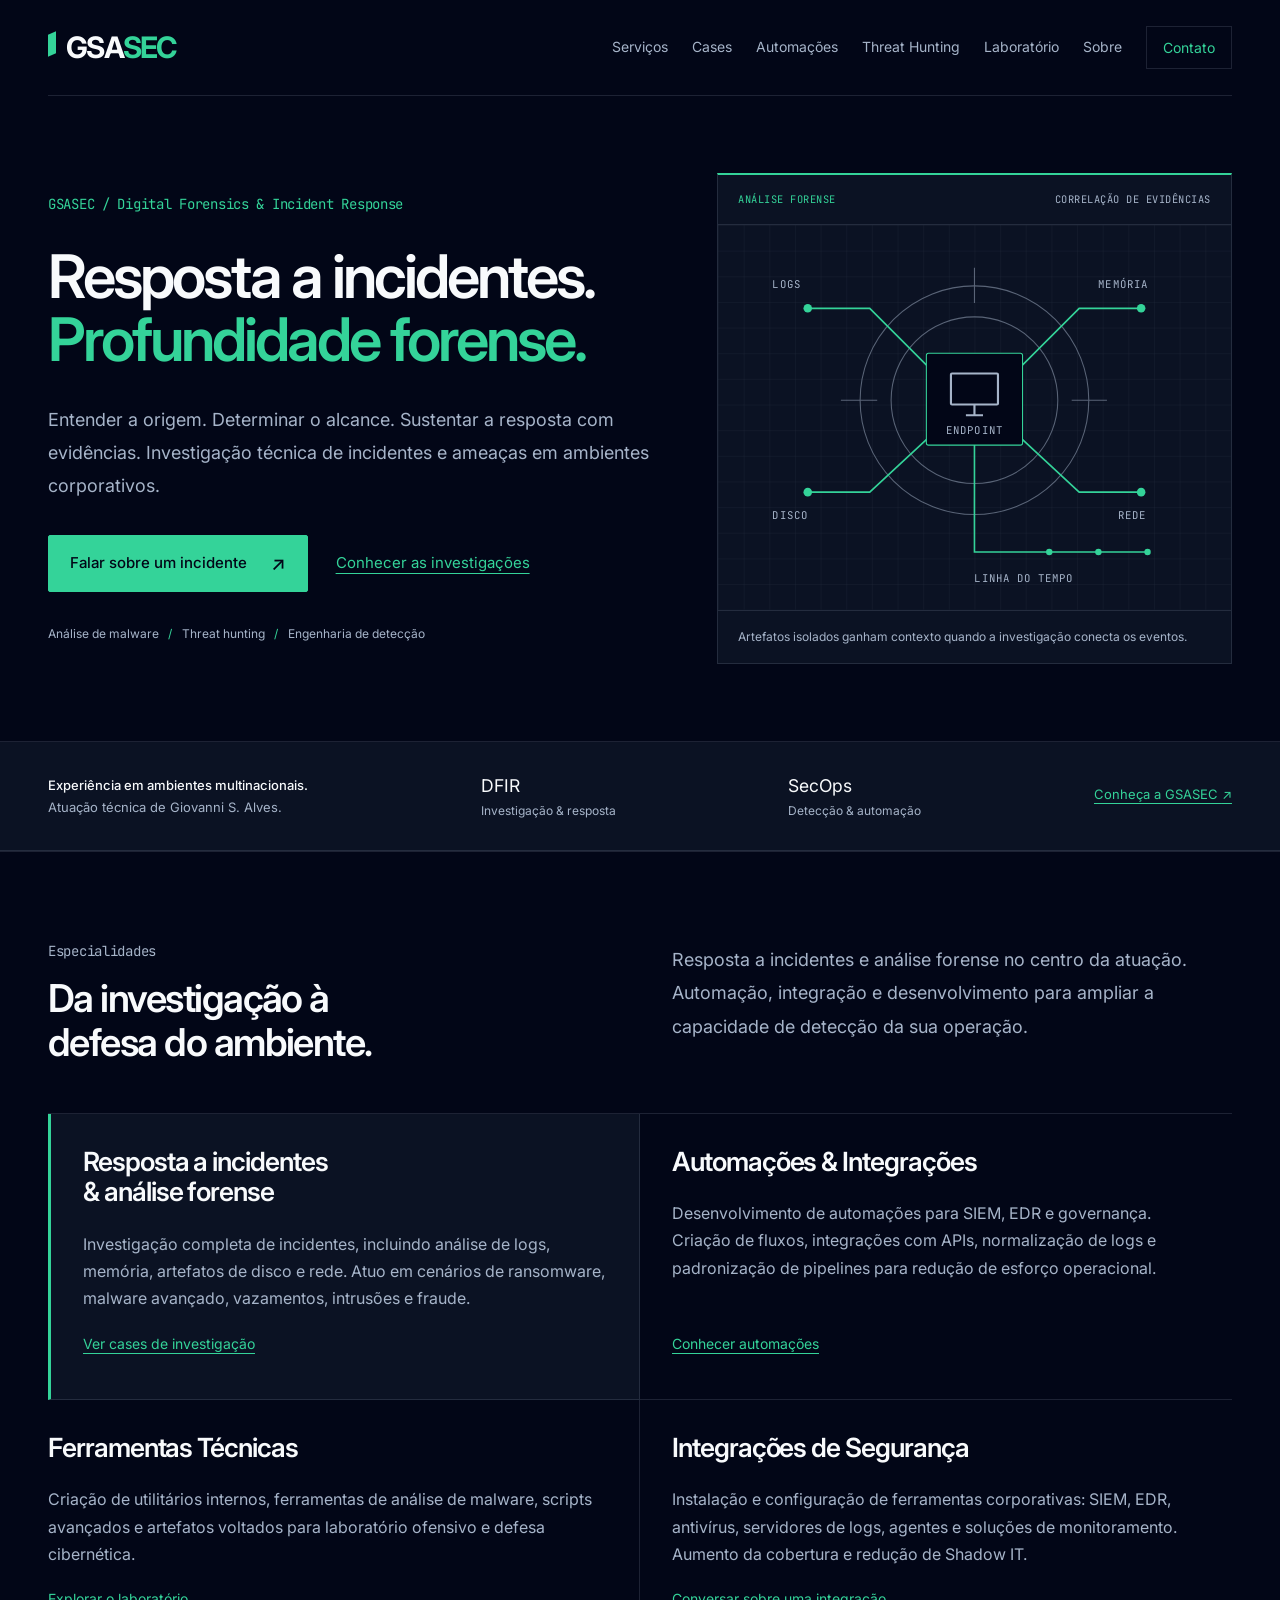
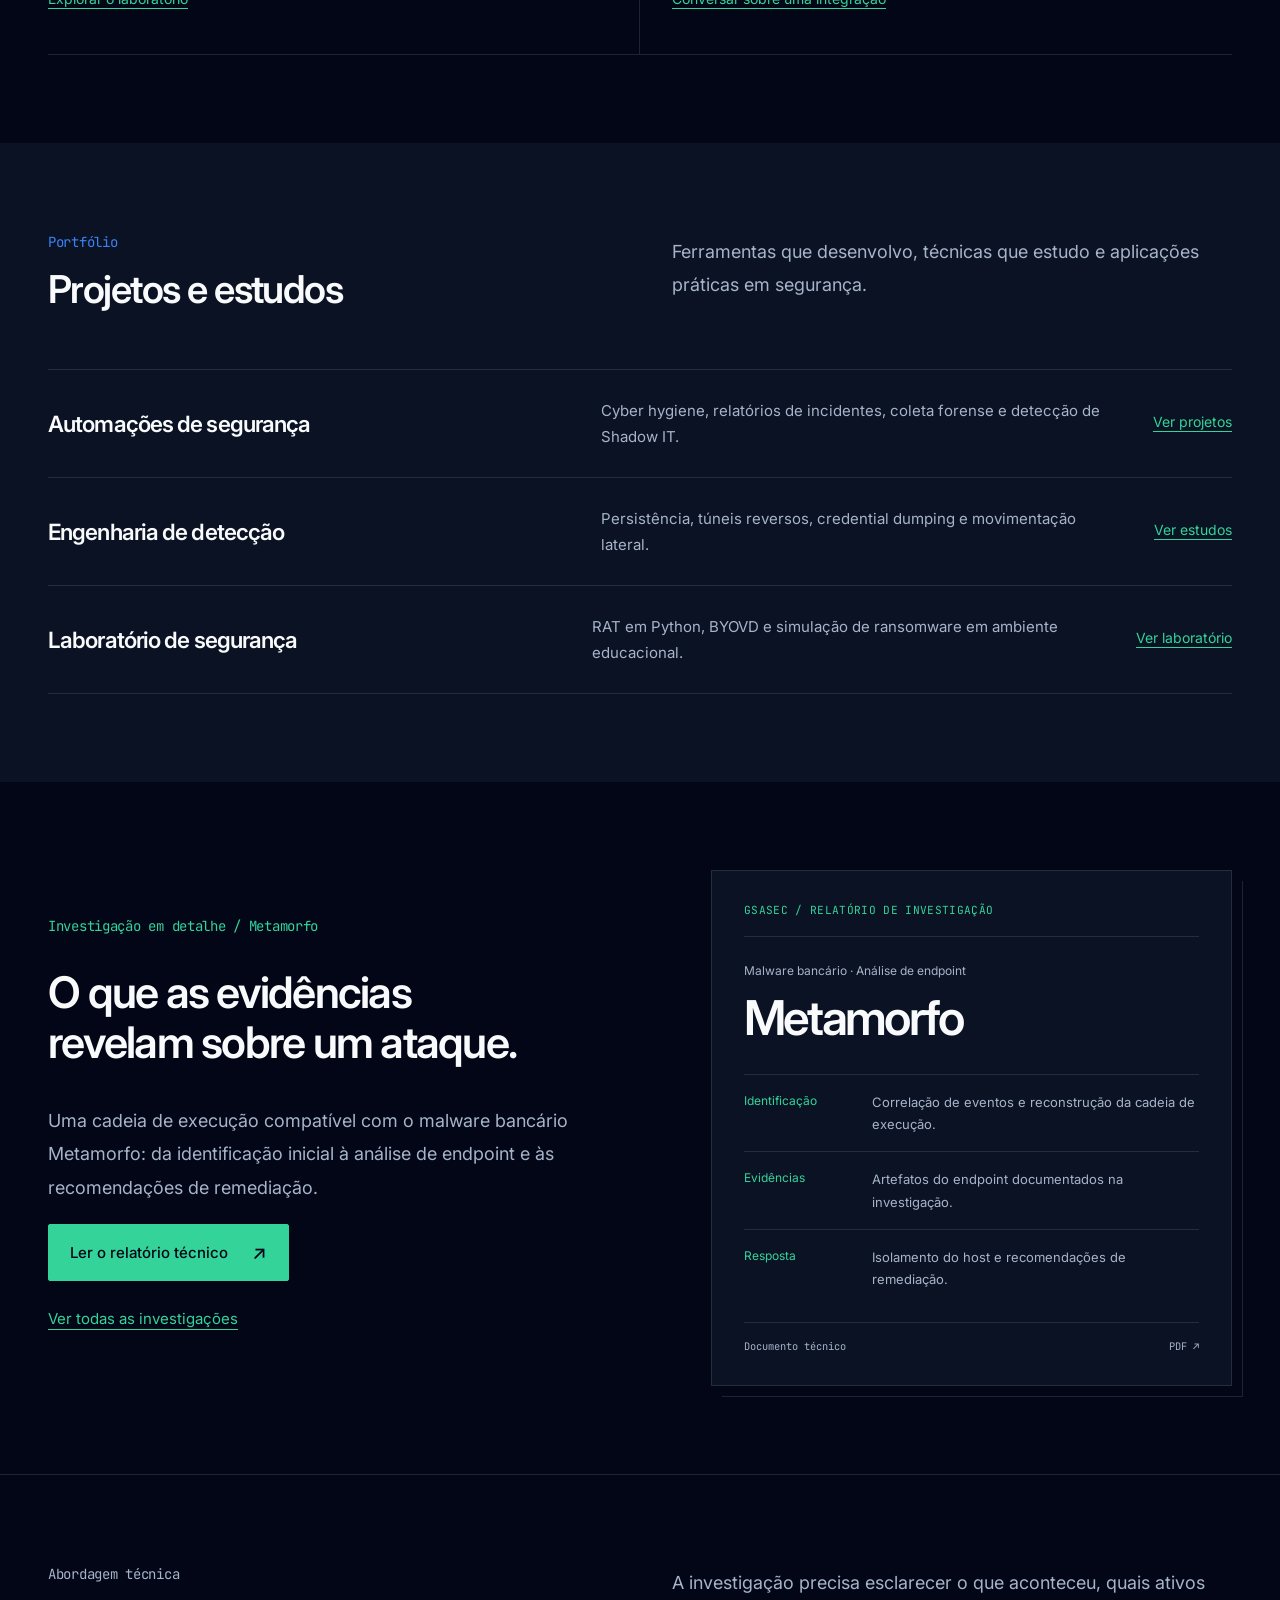
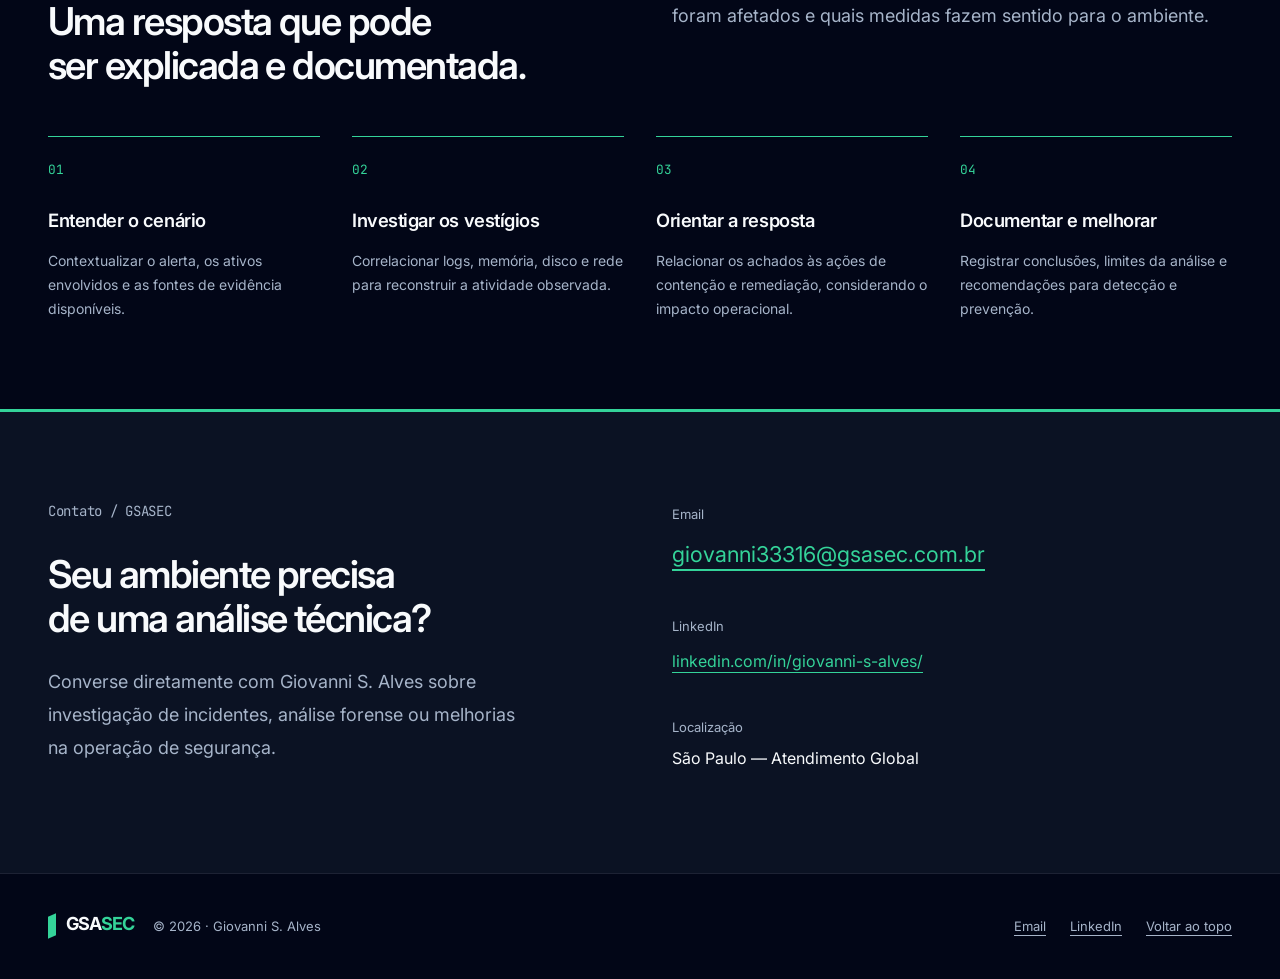
<file: index.html>
<!DOCTYPE html>
<html lang="pt-BR">
<head>
  <meta charset="UTF-8">
  <meta name="viewport" content="width=device-width, initial-scale=1">
  <script>
    // GitHub Pages serves this file at both / and /index.html. Send the
    // explicit filename to the canonical home URL before deferred analytics runs.
    (function () {
      if (location.protocol !== "http:" && location.protocol !== "https:") return;
      if (!/^\/index\.html$/i.test(location.pathname)) return;
      location.replace("/" + location.search + location.hash);
    })();
  </script>
  <title>GSASEC | Defesa cibernética e consultoria SecOps</title>
  <meta name="description" content="Consultoria de Giovanni S. Alves em resposta a incidentes, SIEM, EDR, automação de segurança e threat hunting. Conheça os serviços e as investigações.">
  <meta name="theme-color" content="#020617">
  <link rel="canonical" href="https://gsasec.com.br/">
  <meta property="og:type" content="website">
  <meta property="og:locale" content="pt_BR">
  <meta property="og:site_name" content="GSASEC">
  <meta property="og:title" content="GSASEC | Defesa cibernética e consultoria SecOps">
  <meta property="og:description" content="Consultoria de Giovanni S. Alves em resposta a incidentes, SIEM, EDR, automação de segurança e threat hunting. Conheça os serviços e as investigações.">
  <meta property="og:url" content="https://gsasec.com.br/">
  <meta property="og:image" content="https://gsasec.com.br/img/og-gsasec.png">
  <meta property="og:image:type" content="image/png">
  <meta property="og:image:width" content="1200">
  <meta property="og:image:height" content="630">
  <meta property="og:image:alt" content="GSASEC — defesa cibernética e consultoria SecOps">
  <meta name="twitter:card" content="summary_large_image">
  <meta name="twitter:title" content="GSASEC | Defesa cibernética e consultoria SecOps">
  <meta name="twitter:description" content="Consultoria de Giovanni S. Alves em resposta a incidentes, SIEM, EDR, automação de segurança e threat hunting. Conheça os serviços e as investigações.">
  <meta name="twitter:image" content="https://gsasec.com.br/img/og-gsasec.png">
  <meta name="twitter:image:alt" content="GSASEC — defesa cibernética e consultoria SecOps">
  <link rel="icon" href="/favicon.ico" sizes="48x48">
  <link rel="icon" href="favicon.svg" type="image/svg+xml">
  <link rel="preconnect" href="https://fonts.googleapis.com">
  <link rel="preconnect" href="https://fonts.gstatic.com" crossorigin>
  <link href="https://fonts.googleapis.com/css2?family=JetBrains+Mono:wght@400;700&amp;family=Inter:wght@400;500;600;700&amp;display=swap" rel="stylesheet">
  <link rel="stylesheet" href="css/site.css?v=20261008-dfir">
  <script src="js/main.js?v=20261127-2" defer></script>
  <script type="application/ld+json">{"@context":"https://schema.org","@type":"WebSite","name":"GSASEC","url":"https://gsasec.com.br/","inLanguage":"pt-BR"}</script>
</head>
<body>
<a class="skip-link" href="#main">Pular para o conteúdo</a>
<header class="site-header" id="top">
  <div class="container header-inner">
    <a class="brand" href="/" aria-label="GSASEC — início"><span>GSA<span class="brand-accent">SEC</span></span></a>
    <button class="menu-toggle" type="button" aria-expanded="false" aria-controls="site-navigation" aria-label="Abrir menu de navegação" hidden>
      <svg viewBox="0 0 24 24" fill="none" stroke="currentColor" stroke-width="2" aria-hidden="true"><path d="M4 6h16M4 12h16M4 18h16"/></svg><span data-menu-label>Menu</span>
    </button>
    <nav class="site-nav" id="site-navigation" aria-label="Navegação principal">
      <a href="/#services">Serviços</a>
      <a href="src/cases.html">Cases</a>
      <a href="src/projeto_automacao.html">Automações</a>
      <a href="src/projeto_threathunting.html">Threat Hunting</a>
      <a href="src/projeto_malwarelab.html">Laboratório</a>
      <a href="src/sobre.html">Sobre</a>
      <a class="nav-contact" href="/#contact">Contato</a>
    </nav>
  </div>
</header>
<main id="main" tabindex="-1">
  <section class="hero" aria-labelledby="hero-title">
    <div class="container hero-layout">
      <div class="hero-copy">
        <p class="eyebrow">GSASEC / Digital Forensics &amp; Incident Response</p>
        <h1 id="hero-title">Resposta a incidentes.<br><span class="accent-text">Profundidade forense.</span></h1>
        <p class="lead">Entender a origem. Determinar o alcance. Sustentar a resposta com evidências. Investigação técnica de incidentes e ameaças em ambientes corporativos.</p>
        <div class="actions">
          <a class="button" href="#contact">Falar sobre um incidente <span aria-hidden="true">↗</span></a>
          <a class="text-link" href="src/cases.html">Conhecer as investigações</a>
        </div>
        <p class="hero-specialties">Análise de malware <span aria-hidden="true">/</span> Threat hunting <span aria-hidden="true">/</span> Engenharia de detecção</p>
      </div>
      <figure class="evidence-figure">
        <div class="figure-heading"><span>Análise forense</span><span>Correlação de evidências</span></div>
        <svg viewBox="0 0 480 360" role="img" aria-label="Dos artefatos à reconstrução do incidente" aria-describedby="evidence-desc">
          <desc id="evidence-desc">Logs, memória e disco convergem na análise de um endpoint. A correlação dos eventos permite reconstruir uma linha do tempo.</desc>
          <defs><pattern id="evidence-grid" width="24" height="24" patternUnits="userSpaceOnUse"><path d="M24 0H0V24" fill="none" stroke="currentColor" stroke-width=".5"/></pattern></defs>
          <rect width="480" height="360" fill="url(#evidence-grid)" opacity=".16"/>
          <g fill="none" stroke="currentColor" stroke-width="1" opacity=".5"><circle cx="240" cy="164" r="107"/><circle cx="240" cy="164" r="78"/><path d="M240 40V73M240 255V286M115 164H149M331 164H364"/></g>
          <g class="evidence-traces" fill="none" stroke-width="1.5"><path d="M84 78H142L197 133M396 78H338L283 133M84 250H142L197 199M396 250H338L283 199"/><path d="M240 205V306H402"/></g>
          <g class="evidence-nodes"><circle cx="84" cy="78" r="4"/><circle cx="396" cy="78" r="4"/><circle cx="84" cy="250" r="4"/><circle cx="396" cy="250" r="4"/><circle cx="310" cy="306" r="3"/><circle cx="356" cy="306" r="3"/><circle cx="402" cy="306" r="3"/></g>
          <rect x="195" y="120" width="90" height="86" rx="2" class="endpoint-box"/>
          <g fill="none" stroke="currentColor" stroke-width="2"><rect x="218" y="139" width="44" height="29" rx="1"/><path d="M232 178H248M240 168V178"/></g>
          <g class="diagram-labels" fill="currentColor"><text x="51" y="59">LOGS</text><text x="356" y="59">MEMÓRIA</text><text x="51" y="275">DISCO</text><text x="374" y="275">REDE</text><text x="240" y="196" text-anchor="middle">ENDPOINT</text><text x="240" y="334">LINHA DO TEMPO</text></g>
        </svg>
        <figcaption>Artefatos isolados ganham contexto quando a investigação conecta os eventos.</figcaption>
      </figure>
    </div>
  </section>

  <div class="expertise-band">
    <div class="container expertise-inner"><p><strong>Experiência em ambientes multinacionais.</strong><br>Atuação técnica de Giovanni S. Alves.</p><p>DFIR <span>Investigação &amp; resposta</span></p><p>SecOps <span>Detecção &amp; automação</span></p><a class="text-link" href="src/sobre.html">Conheça a GSASEC <span aria-hidden="true">↗</span></a></div>
  </div>

  <section id="services" class="section service-section" aria-labelledby="services-title">
    <div class="container">
      <div class="section-heading">
        <div><p class="eyebrow">Especialidades</p><h2 id="services-title">Da investigação à<br>defesa do ambiente.</h2></div>
        <p class="lead">Resposta a incidentes e análise forense no centro da atuação. Automação, integração e desenvolvimento para ampliar a capacidade de detecção da sua operação.</p>
      </div>
      <div class="service-list">
        <article id="incident" class="service-row">
          <h3>Resposta a incidentes<br>&amp; análise forense</h3>
          <div>
            <p>Investigação completa de incidentes, incluindo análise de logs, memória, artefatos de disco e rede. Atuo em cenários de ransomware, malware avançado, vazamentos, intrusões e fraude.</p>
            <a class="text-link" href="src/cases.html">Ver cases de investigação</a>
          </div>
        </article>
        <article id="automation" class="service-row">
          <h3>Automações &amp; Integrações</h3>
          <div>
            <p>Desenvolvimento de automações para SIEM, EDR e governança. Criação de fluxos, integrações com APIs, normalização de logs e padronização de pipelines para redução de esforço operacional.</p>
            <a class="text-link" href="src/projeto_automacao.html">Conhecer automações</a>
          </div>
        </article>
        <article id="tools" class="service-row">
          <h3>Ferramentas Técnicas</h3>
          <div>
            <p>Criação de utilitários internos, ferramentas de análise de malware, scripts avançados e artefatos voltados para laboratório ofensivo e defesa cibernética.</p>
            <a class="text-link" href="src/projeto_malwarelab.html">Explorar o laboratório</a>
          </div>
        </article>
        <article id="integration" class="service-row">
          <h3>Integrações de Segurança</h3>
          <div>
            <p>Instalação e configuração de ferramentas corporativas: SIEM, EDR, antivírus, servidores de logs, agentes e soluções de monitoramento. Aumento da cobertura e redução de Shadow IT.</p>
            <a class="text-link" href="#contact">Conversar sobre uma integração</a>
          </div>
        </article>
      </div>
    </div>
  </section>

  <section id="projects" class="section project-section" aria-labelledby="projects-title">
    <div class="container">
      <div class="section-heading">
        <div><p class="eyebrow">Portfólio</p><h2 id="projects-title">Projetos e estudos</h2></div>
        <p class="lead">Ferramentas que desenvolvo, técnicas que estudo e aplicações práticas em segurança.</p>
      </div>
      <div class="project-list">
        <article class="project-row">
          <h3>Automações de segurança</h3>
          <p>Cyber hygiene, relatórios de incidentes, coleta forense e detecção de Shadow IT.</p>
          <a class="text-link" href="src/projeto_automacao.html">Ver projetos</a>
        </article>
        <article class="project-row">
          <h3>Engenharia de detecção</h3>
          <p>Persistência, túneis reversos, credential dumping e movimentação lateral.</p>
          <a class="text-link" href="src/projeto_threathunting.html">Ver estudos</a>
        </article>
        <article class="project-row">
          <h3>Laboratório de segurança</h3>
          <p>RAT em Python, BYOVD e simulação de ransomware em ambiente educacional.</p>
          <a class="text-link" href="src/projeto_malwarelab.html">Ver laboratório</a>
        </article>
      </div>
    </div>
  </section>

  <section class="section investigation-section" aria-labelledby="investigation-heading">
    <div class="container investigation-layout">
      <div class="case-intro">
        <p class="eyebrow">Investigação em detalhe / Metamorfo</p>
        <h2 id="investigation-heading">O que as evidências<br>revelam sobre um ataque.</h2>
        <p class="lead">Uma cadeia de execução compatível com o malware bancário Metamorfo: da identificação inicial à análise de endpoint e às recomendações de remediação.</p>
        <a class="button" href="pdfs/Metamorfo.pdf">Ler o relatório técnico <span aria-hidden="true">↗</span></a>
        <a class="text-link" href="src/cases.html">Ver todas as investigações</a>
      </div>
      <div class="case-file">
        <div class="file-tab">GSASEC / Relatório de investigação</div>
        <p class="case-classification">Malware bancário · Análise de endpoint</p>
        <h3>Metamorfo</h3>
        <dl class="case-findings">
          <div><dt>Identificação</dt><dd>Correlação de eventos e reconstrução da cadeia de execução.</dd></div>
          <div><dt>Evidências</dt><dd>Artefatos do endpoint documentados na investigação.</dd></div>
          <div><dt>Resposta</dt><dd>Isolamento do host e recomendações de remediação.</dd></div>
        </dl>
        <div class="file-footer"><span>Documento técnico</span><span>PDF ↗</span></div>
      </div>
    </div>
  </section>

  <section class="section approach-section" aria-labelledby="approach-heading">
    <div class="container">
      <div class="section-heading"><div><p class="eyebrow">Abordagem técnica</p><h2 id="approach-heading">Uma resposta que pode<br>ser explicada e documentada.</h2></div><p class="lead">A investigação precisa esclarecer o que aconteceu, quais ativos foram afetados e quais medidas fazem sentido para o ambiente.</p></div>
      <ol class="approach-list">
        <li><span class="step-number" aria-hidden="true">01</span><h3>Entender o cenário</h3><p>Contextualizar o alerta, os ativos envolvidos e as fontes de evidência disponíveis.</p></li>
        <li><span class="step-number" aria-hidden="true">02</span><h3>Investigar os vestígios</h3><p>Correlacionar logs, memória, disco e rede para reconstruir a atividade observada.</p></li>
        <li><span class="step-number" aria-hidden="true">03</span><h3>Orientar a resposta</h3><p>Relacionar os achados às ações de contenção e remediação, considerando o impacto operacional.</p></li>
        <li><span class="step-number" aria-hidden="true">04</span><h3>Documentar e melhorar</h3><p>Registrar conclusões, limites da análise e recomendações para detecção e prevenção.</p></li>
      </ol>
    </div>
  </section>

  <section id="contact" class="contact-section" aria-labelledby="contact-title">
    <div class="container contact-layout">
      <div>
        <p class="eyebrow">Contato / GSASEC</p>
        <h2 id="contact-title">Seu ambiente precisa<br>de uma análise técnica?</h2>
        <p class="lead">Converse diretamente com Giovanni S. Alves sobre investigação de incidentes, análise forense ou melhorias na operação de segurança.</p>
      </div>
      <dl class="contact-list">
          <div>
            <dt>Email</dt>
            <dd><a class="email-link" href="mailto:giovanni33316@gsasec.com.br">giovanni33316@gsasec.com.br</a></dd>
          </div>
          <div>
            <dt>LinkedIn</dt>
            <dd><a href="https://www.linkedin.com/in/giovanni-s-alves/" target="_blank" rel="noopener noreferrer">linkedin.com/in/giovanni-s-alves/<span class="sr-only"> (abre em nova aba)</span></a></dd>
          </div>
          <div>
            <dt>Localização</dt>
            <dd>São Paulo — Atendimento Global</dd>
          </div>
        </dl>
    </div>
  </section>
</main>
<footer class="site-footer">
  <div class="container footer-inner">
    <div class="footer-signature">
      <a class="brand" href="/" aria-label="GSASEC — início"><span>GSA<span class="brand-accent">SEC</span></span></a>
      <p class="footer-copy">© 2026 · Giovanni S. Alves</p>
    </div>
    <div class="footer-links">
      <a href="mailto:giovanni33316@gsasec.com.br">Email</a>
      <a href="https://www.linkedin.com/in/giovanni-s-alves/" target="_blank" rel="noopener noreferrer">LinkedIn<span class="sr-only"> (abre em nova aba)</span></a>
      <a href="#top">Voltar ao topo</a>
    </div>
  </div>
</footer>
</body>
</html>
</file>
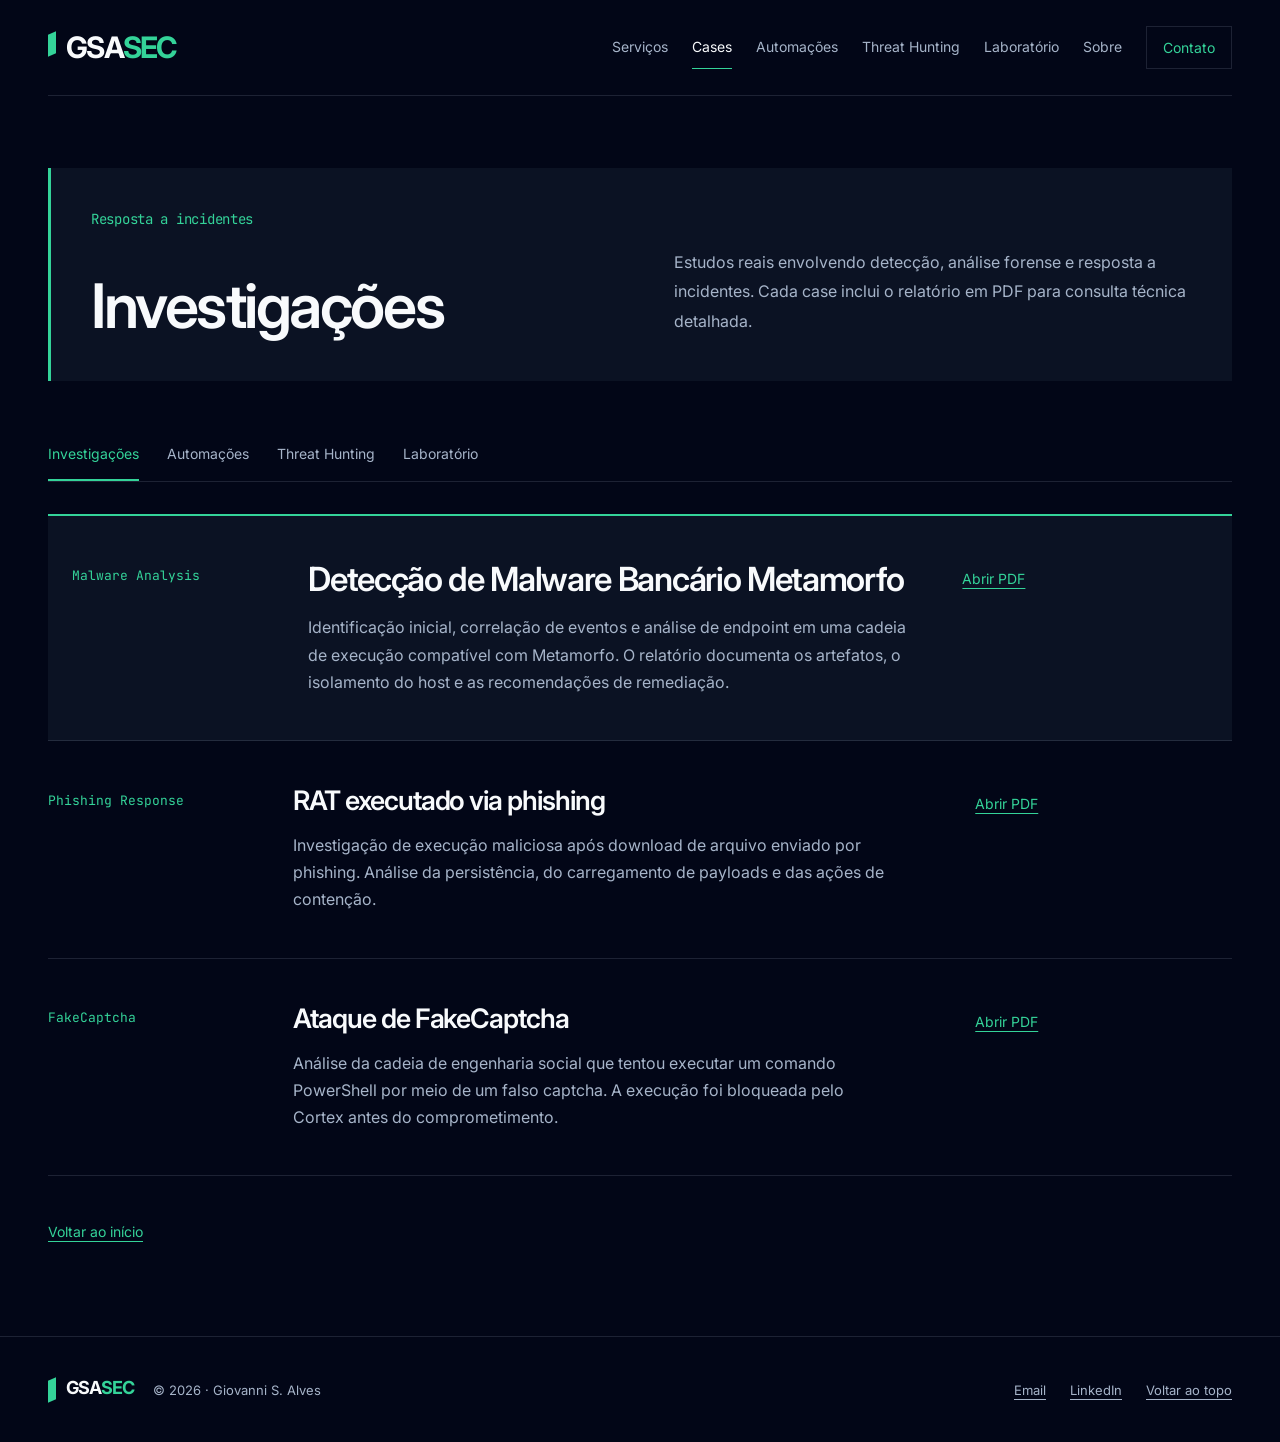
<file: src/cases.html>
<!DOCTYPE html>
<html lang="pt-BR">
<head>
  <meta charset="UTF-8">
  <meta name="viewport" content="width=device-width, initial-scale=1">
  <title>Cases de investigação | GSASEC</title>
  <meta name="description" content="Investigações de Metamorfo, RAT via phishing e FakeCaptcha, com relatórios técnicos de análise, contenção e resposta a incidentes.">
  <meta name="theme-color" content="#020617">
  <link rel="canonical" href="https://gsasec.com.br/src/cases.html">
  <meta property="og:type" content="website">
  <meta property="og:locale" content="pt_BR">
  <meta property="og:site_name" content="GSASEC">
  <meta property="og:title" content="Cases de investigação | GSASEC">
  <meta property="og:description" content="Investigações de Metamorfo, RAT via phishing e FakeCaptcha, com relatórios técnicos de análise, contenção e resposta a incidentes.">
  <meta property="og:url" content="https://gsasec.com.br/src/cases.html">
  <meta property="og:image" content="https://gsasec.com.br/img/og-gsasec.png">
  <meta property="og:image:type" content="image/png">
  <meta property="og:image:width" content="1200">
  <meta property="og:image:height" content="630">
  <meta property="og:image:alt" content="GSASEC — defesa cibernética e consultoria SecOps">
  <meta name="twitter:card" content="summary_large_image">
  <meta name="twitter:title" content="Cases de investigação | GSASEC">
  <meta name="twitter:description" content="Investigações de Metamorfo, RAT via phishing e FakeCaptcha, com relatórios técnicos de análise, contenção e resposta a incidentes.">
  <meta name="twitter:image" content="https://gsasec.com.br/img/og-gsasec.png">
  <meta name="twitter:image:alt" content="GSASEC — defesa cibernética e consultoria SecOps">
  <link rel="icon" href="/favicon.ico" sizes="48x48">
  <link rel="icon" href="../favicon.svg" type="image/svg+xml">
  <link rel="preconnect" href="https://fonts.googleapis.com">
  <link rel="preconnect" href="https://fonts.gstatic.com" crossorigin>
  <link href="https://fonts.googleapis.com/css2?family=JetBrains+Mono:wght@400;700&amp;family=Inter:wght@400;500;600;700&amp;display=swap" rel="stylesheet">
  <link rel="stylesheet" href="../css/site.css?v=20261008-dfir">
  <script src="../js/main.js?v=20261127-2" defer></script>
</head>
<body>
<a class="skip-link" href="#main">Pular para o conteúdo</a>
<header class="site-header" id="top">
  <div class="container header-inner">
    <a class="brand" href="/" aria-label="GSASEC — início"><span>GSA<span class="brand-accent">SEC</span></span></a>
    <button class="menu-toggle" type="button" aria-expanded="false" aria-controls="site-navigation" aria-label="Abrir menu de navegação" hidden>
      <svg viewBox="0 0 24 24" fill="none" stroke="currentColor" stroke-width="2" aria-hidden="true"><path d="M4 6h16M4 12h16M4 18h16"/></svg><span data-menu-label>Menu</span>
    </button>
    <nav class="site-nav" id="site-navigation" aria-label="Navegação principal">
      <a href="/#services">Serviços</a>
      <a href="../src/cases.html" aria-current="page">Cases</a>
      <a href="../src/projeto_automacao.html">Automações</a>
      <a href="../src/projeto_threathunting.html">Threat Hunting</a>
      <a href="../src/projeto_malwarelab.html">Laboratório</a>
      <a href="../src/sobre.html">Sobre</a>
      <a class="nav-contact" href="/#contact">Contato</a>
    </nav>
  </div>
</header>
<main id="main" class="page-main" tabindex="-1">
  <div class="container">
    <div class="page-heading">
      <p class="eyebrow">Resposta a incidentes</p>
      <h1>Investigações</h1>
      <p class="lead">Estudos reais envolvendo detecção, análise forense e resposta a incidentes. Cada case inclui o relatório em PDF para consulta técnica detalhada.</p>
    </div>
    <nav class="project-nav" aria-label="Áreas do portfólio"><a href="cases.html" aria-current="page">Investigações</a>
        <a href="projeto_automacao.html">Automações</a>
        <a href="projeto_threathunting.html">Threat Hunting</a>
        <a href="projeto_malwarelab.html">Laboratório</a></nav>
    <section id="cases" class="portfolio-list" aria-label="Relatórios de investigação">
      <article class="portfolio-entry">
        <p class="entry-type">Malware Analysis</p>
        <div class="entry-body">
          <h2>Detecção de Malware Bancário Metamorfo</h2>
          <p>Identificação inicial, correlação de eventos e análise de endpoint em uma cadeia de execução compatível com Metamorfo. O relatório documenta os artefatos, o isolamento do host e as recomendações de remediação.</p>
        </div>
        <div class="entry-actions">
          <a href="../pdfs/Metamorfo.pdf">Abrir PDF<span class="sr-only"> — Metamorfo</span></a>
        </div>
      </article>
      <article class="portfolio-entry">
        <p class="entry-type">Phishing Response</p>
        <div class="entry-body">
          <h2>RAT executado via phishing</h2>
          <p>Investigação de execução maliciosa após download de arquivo enviado por phishing. Análise da persistência, do carregamento de payloads e das ações de contenção.</p>
        </div>
        <div class="entry-actions">
          <a href="../pdfs/rat.pdf">Abrir PDF<span class="sr-only"> — RAT via phishing</span></a>
        </div>
      </article>
      <article class="portfolio-entry">
        <p class="entry-type">FakeCaptcha</p>
        <div class="entry-body">
          <h2>Ataque de FakeCaptcha</h2>
          <p>Análise da cadeia de engenharia social que tentou executar um comando PowerShell por meio de um falso captcha. A execução foi bloqueada pelo Cortex antes do comprometimento.</p>
        </div>
        <div class="entry-actions">
          <a href="../pdfs/FakeCaptcha.pdf">Abrir PDF<span class="sr-only"> — FakeCaptcha</span></a>
        </div>
      </article>
    </section>
    <a class="back-link" href="/">Voltar ao início</a>
  </div>
</main>
<footer class="site-footer">
  <div class="container footer-inner">
    <div class="footer-signature">
      <a class="brand" href="/" aria-label="GSASEC — início"><span>GSA<span class="brand-accent">SEC</span></span></a>
      <p class="footer-copy">© 2026 · Giovanni S. Alves</p>
    </div>
    <div class="footer-links">
      <a href="mailto:giovanni33316@gsasec.com.br">Email</a>
      <a href="https://www.linkedin.com/in/giovanni-s-alves/" target="_blank" rel="noopener noreferrer">LinkedIn<span class="sr-only"> (abre em nova aba)</span></a>
      <a href="#top">Voltar ao topo</a>
    </div>
  </div>
</footer>
</body>
</html>
</file>
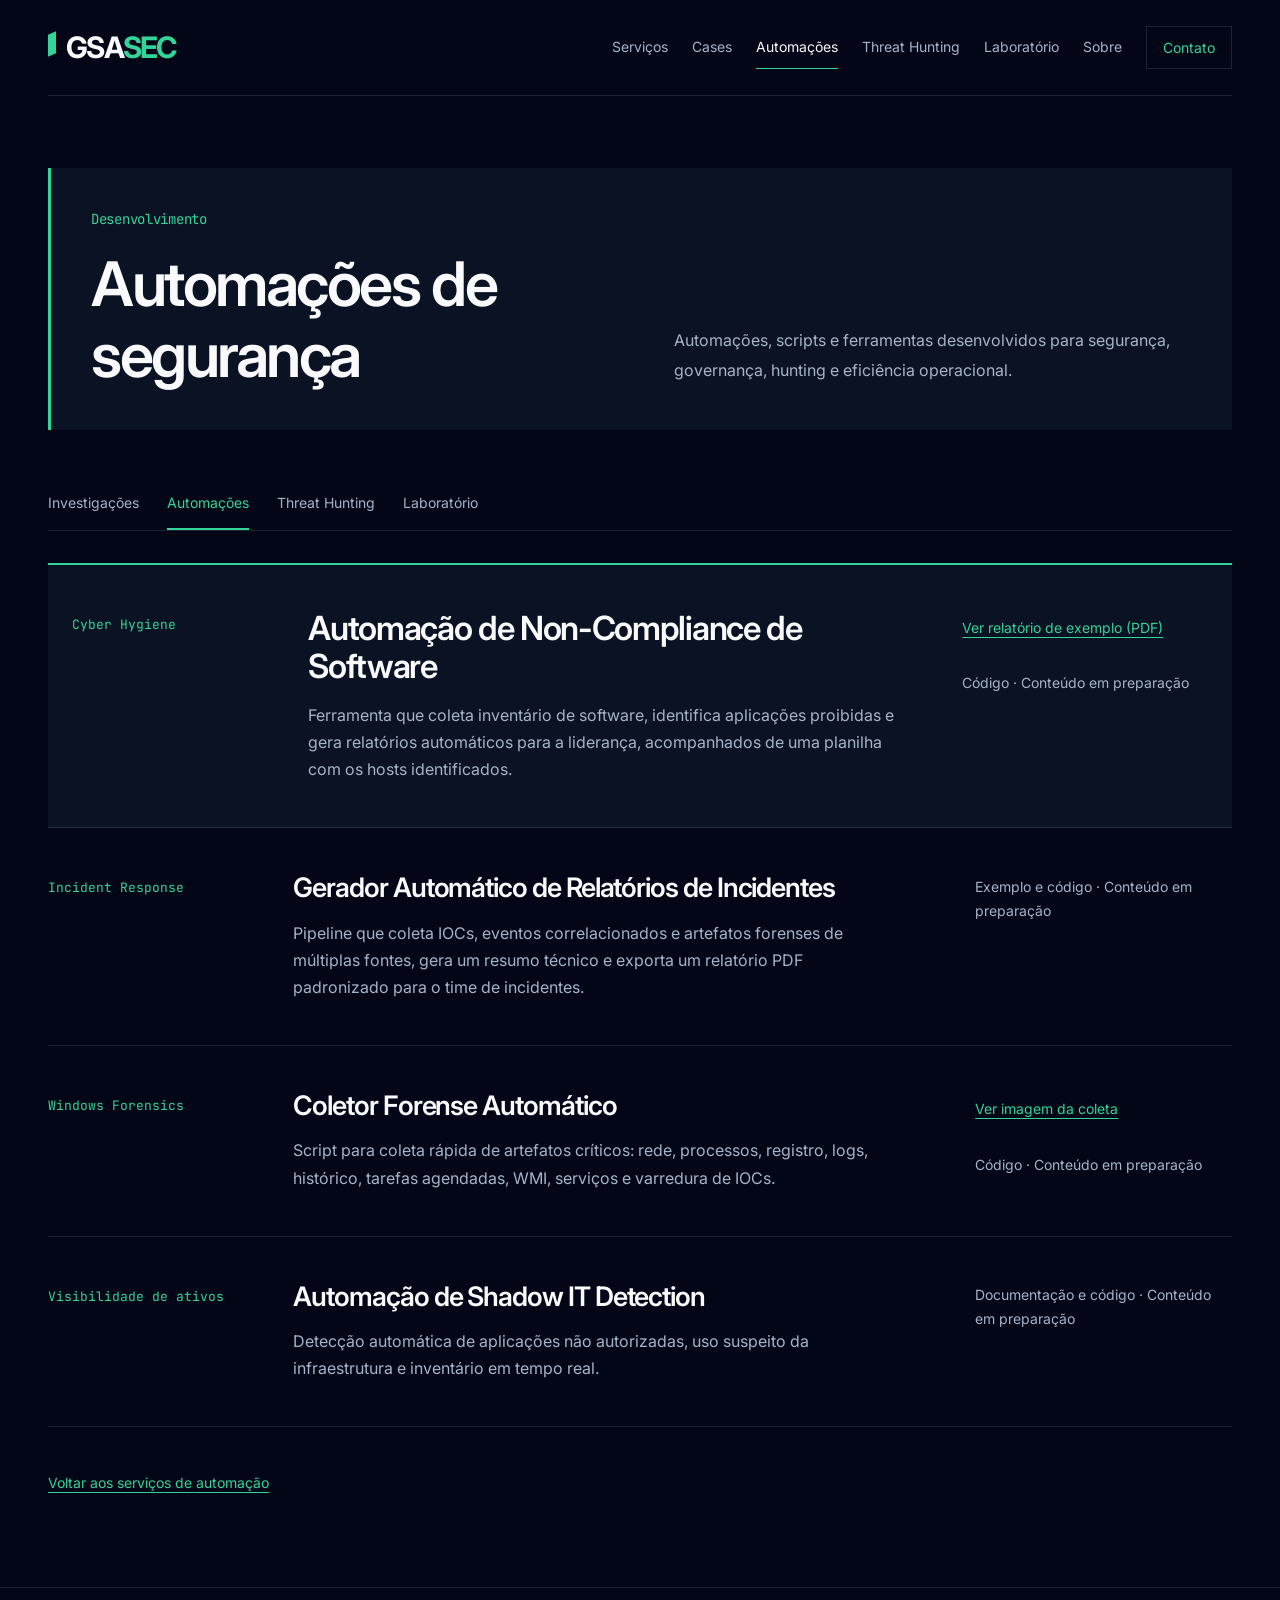
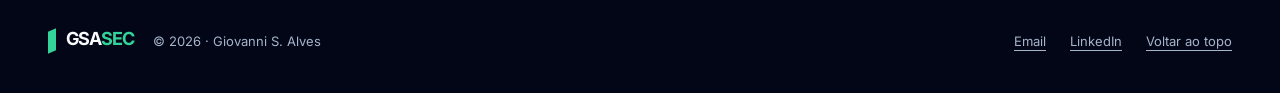
<file: src/projeto_automacao.html>
<!DOCTYPE html>
<html lang="pt-BR">
<head>
  <meta charset="UTF-8">
  <meta name="viewport" content="width=device-width, initial-scale=1">
  <title>Automações de segurança | GSASEC</title>
  <meta name="description" content="Projetos de cyber hygiene, geração de relatórios de incidentes, coleta forense Windows e detecção de Shadow IT por Giovanni S. Alves.">
  <meta name="theme-color" content="#020617">
  <link rel="canonical" href="https://gsasec.com.br/src/projeto_automacao.html">
  <meta property="og:type" content="website">
  <meta property="og:locale" content="pt_BR">
  <meta property="og:site_name" content="GSASEC">
  <meta property="og:title" content="Automações de segurança | GSASEC">
  <meta property="og:description" content="Projetos de cyber hygiene, geração de relatórios de incidentes, coleta forense Windows e detecção de Shadow IT por Giovanni S. Alves.">
  <meta property="og:url" content="https://gsasec.com.br/src/projeto_automacao.html">
  <meta property="og:image" content="https://gsasec.com.br/img/og-gsasec.png">
  <meta property="og:image:type" content="image/png">
  <meta property="og:image:width" content="1200">
  <meta property="og:image:height" content="630">
  <meta property="og:image:alt" content="GSASEC — defesa cibernética e consultoria SecOps">
  <meta name="twitter:card" content="summary_large_image">
  <meta name="twitter:title" content="Automações de segurança | GSASEC">
  <meta name="twitter:description" content="Projetos de cyber hygiene, geração de relatórios de incidentes, coleta forense Windows e detecção de Shadow IT por Giovanni S. Alves.">
  <meta name="twitter:image" content="https://gsasec.com.br/img/og-gsasec.png">
  <meta name="twitter:image:alt" content="GSASEC — defesa cibernética e consultoria SecOps">
  <link rel="icon" href="/favicon.ico" sizes="48x48">
  <link rel="icon" href="../favicon.svg" type="image/svg+xml">
  <link rel="preconnect" href="https://fonts.googleapis.com">
  <link rel="preconnect" href="https://fonts.gstatic.com" crossorigin>
  <link href="https://fonts.googleapis.com/css2?family=JetBrains+Mono:wght@400;700&amp;family=Inter:wght@400;500;600;700&amp;display=swap" rel="stylesheet">
  <link rel="stylesheet" href="../css/site.css?v=20261008-dfir">
  <script src="../js/main.js?v=20261127-2" defer></script>
</head>
<body>
<a class="skip-link" href="#main">Pular para o conteúdo</a>
<header class="site-header" id="top">
  <div class="container header-inner">
    <a class="brand" href="/" aria-label="GSASEC — início"><span>GSA<span class="brand-accent">SEC</span></span></a>
    <button class="menu-toggle" type="button" aria-expanded="false" aria-controls="site-navigation" aria-label="Abrir menu de navegação" hidden>
      <svg viewBox="0 0 24 24" fill="none" stroke="currentColor" stroke-width="2" aria-hidden="true"><path d="M4 6h16M4 12h16M4 18h16"/></svg><span data-menu-label>Menu</span>
    </button>
    <nav class="site-nav" id="site-navigation" aria-label="Navegação principal">
      <a href="/#services">Serviços</a>
      <a href="../src/cases.html">Cases</a>
      <a href="../src/projeto_automacao.html" aria-current="page">Automações</a>
      <a href="../src/projeto_threathunting.html">Threat Hunting</a>
      <a href="../src/projeto_malwarelab.html">Laboratório</a>
      <a href="../src/sobre.html">Sobre</a>
      <a class="nav-contact" href="/#contact">Contato</a>
    </nav>
  </div>
</header>
<main id="main" class="page-main" tabindex="-1">
  <div class="container">
    <div class="page-heading">
      <p class="eyebrow">Desenvolvimento</p>
      <h1>Automações de segurança</h1>
      <p class="lead">Automações, scripts e ferramentas desenvolvidos para segurança, governança, hunting e eficiência operacional.</p>
    </div>
    <nav class="project-nav" aria-label="Áreas do portfólio"><a href="cases.html">Investigações</a>
        <a href="projeto_automacao.html" aria-current="page">Automações</a>
        <a href="projeto_threathunting.html">Threat Hunting</a>
        <a href="projeto_malwarelab.html">Laboratório</a></nav>
    <section id="automacoes" class="portfolio-list" aria-label="Projetos de automação">
      <article class="portfolio-entry">
        <p class="entry-type">Cyber Hygiene</p>
        <div class="entry-body">
          <h2>Automação de Non-Compliance de Software</h2>
          <p>Ferramenta que coleta inventário de software, identifica aplicações proibidas e gera relatórios automáticos para a liderança, acompanhados de uma planilha com os hosts identificados.</p>
        </div>
        <div class="entry-actions">
          <a href="../pdfs/relatorio_cyber_hygiene_projeto.pdf">Ver relatório de exemplo (PDF)</a>
          <span class="content-unavailable">Código · Conteúdo em preparação</span>
        </div>
      </article>
      <article class="portfolio-entry">
        <p class="entry-type">Incident Response</p>
        <div class="entry-body">
          <h2>Gerador Automático de Relatórios de Incidentes</h2>
          <p>Pipeline que coleta IOCs, eventos correlacionados e artefatos forenses de múltiplas fontes, gera um resumo técnico e exporta um relatório PDF padronizado para o time de incidentes.</p>
        </div>
        <div class="entry-actions">
          <span class="content-unavailable">Exemplo e código · Conteúdo em preparação</span>
        </div>
      </article>
      <article class="portfolio-entry">
        <p class="entry-type">Windows Forensics</p>
        <div class="entry-body">
          <h2>Coletor Forense Automático</h2>
          <p>Script para coleta rápida de artefatos críticos: rede, processos, registro, logs, histórico, tarefas agendadas, WMI, serviços e varredura de IOCs.</p>
        </div>
        <div class="entry-actions">
          <a href="../img/forensicExec.png">Ver imagem da coleta</a>
          <span class="content-unavailable">Código · Conteúdo em preparação</span>
        </div>
      </article>
      <article class="portfolio-entry">
        <p class="entry-type">Visibilidade de ativos</p>
        <div class="entry-body">
          <h2>Automação de Shadow IT Detection</h2>
          <p>Detecção automática de aplicações não autorizadas, uso suspeito da infraestrutura e inventário em tempo real.</p>
        </div>
        <div class="entry-actions">
          <span class="content-unavailable">Documentação e código · Conteúdo em preparação</span>
        </div>
      </article>
    </section>
    <a class="back-link" href="/#automation">Voltar aos serviços de automação</a>
  </div>
</main>
<footer class="site-footer">
  <div class="container footer-inner">
    <div class="footer-signature">
      <a class="brand" href="/" aria-label="GSASEC — início"><span>GSA<span class="brand-accent">SEC</span></span></a>
      <p class="footer-copy">© 2026 · Giovanni S. Alves</p>
    </div>
    <div class="footer-links">
      <a href="mailto:giovanni33316@gsasec.com.br">Email</a>
      <a href="https://www.linkedin.com/in/giovanni-s-alves/" target="_blank" rel="noopener noreferrer">LinkedIn<span class="sr-only"> (abre em nova aba)</span></a>
      <a href="#top">Voltar ao topo</a>
    </div>
  </div>
</footer>
</body>
</html>
</file>
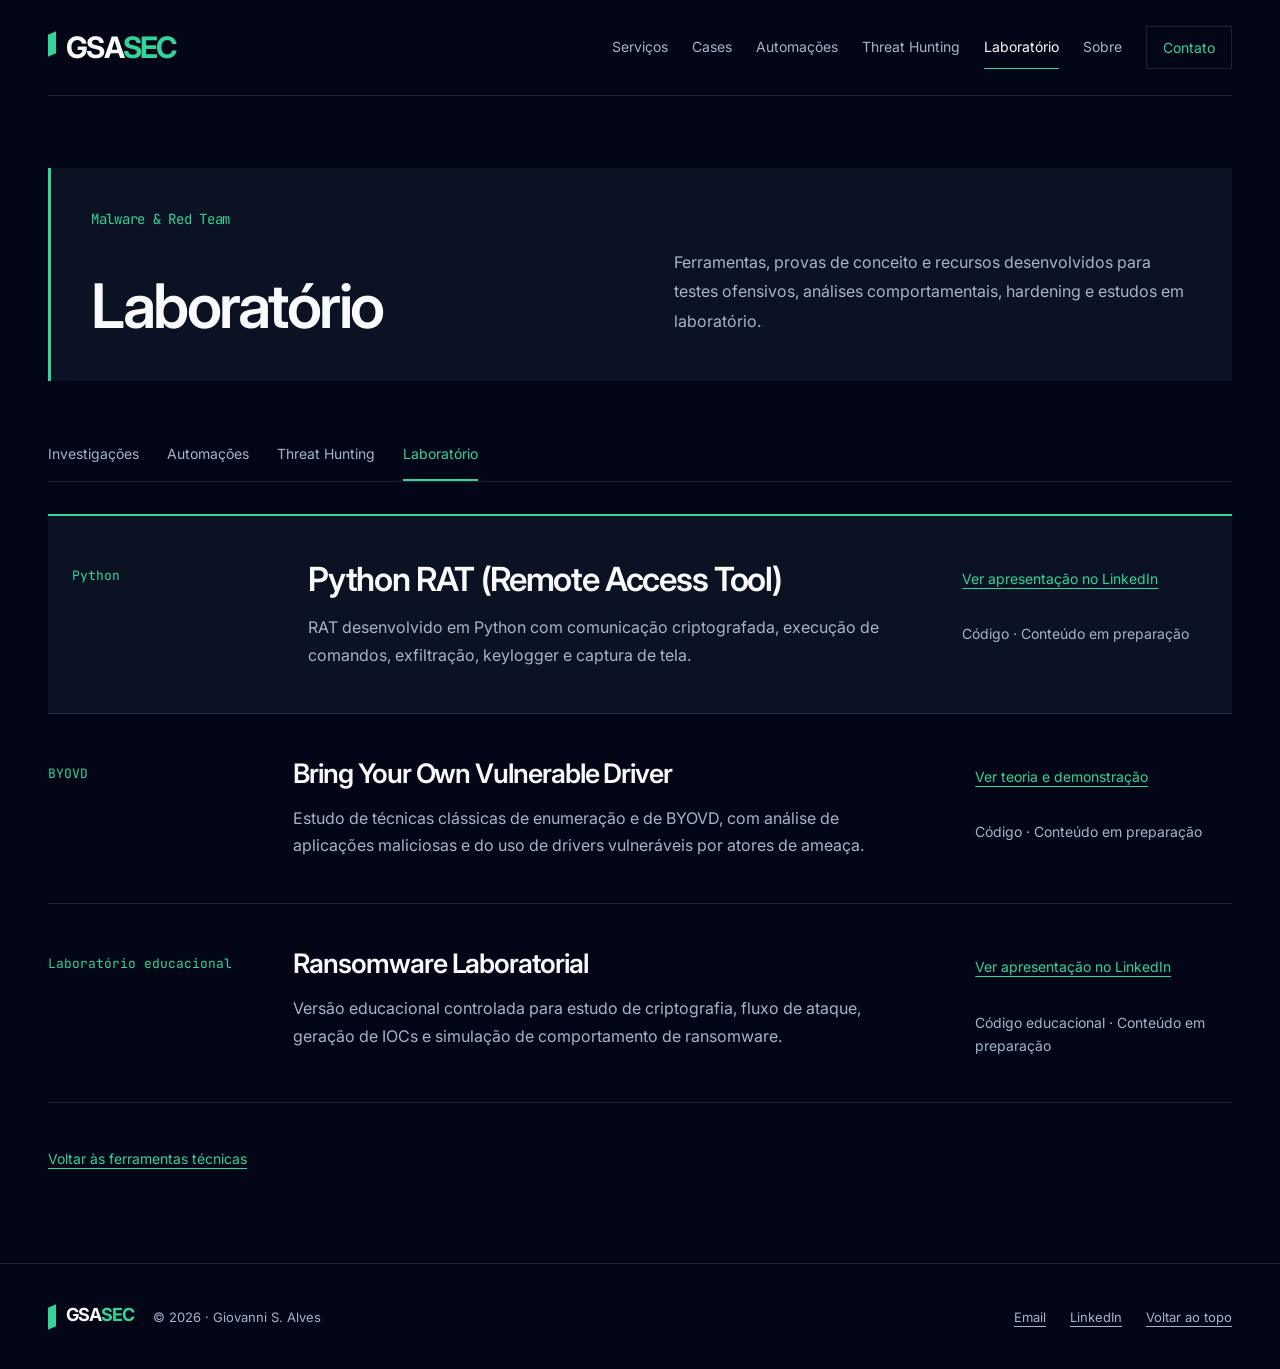
<file: src/projeto_malwarelab.html>
<!DOCTYPE html>
<html lang="pt-BR">
<head>
  <meta charset="UTF-8">
  <meta name="viewport" content="width=device-width, initial-scale=1">
  <title>Malware &amp; Red Team Lab | GSASEC</title>
  <meta name="description" content="Laboratório de segurança de Giovanni S. Alves: RAT em Python, estudos de BYOVD e ransomware educacional, com apresentações no LinkedIn.">
  <meta name="theme-color" content="#020617">
  <link rel="canonical" href="https://gsasec.com.br/src/projeto_malwarelab.html">
  <meta property="og:type" content="website">
  <meta property="og:locale" content="pt_BR">
  <meta property="og:site_name" content="GSASEC">
  <meta property="og:title" content="Malware &amp; Red Team Lab | GSASEC">
  <meta property="og:description" content="Laboratório de segurança de Giovanni S. Alves: RAT em Python, estudos de BYOVD e ransomware educacional, com apresentações no LinkedIn.">
  <meta property="og:url" content="https://gsasec.com.br/src/projeto_malwarelab.html">
  <meta property="og:image" content="https://gsasec.com.br/img/og-gsasec.png">
  <meta property="og:image:type" content="image/png">
  <meta property="og:image:width" content="1200">
  <meta property="og:image:height" content="630">
  <meta property="og:image:alt" content="GSASEC — defesa cibernética e consultoria SecOps">
  <meta name="twitter:card" content="summary_large_image">
  <meta name="twitter:title" content="Malware &amp; Red Team Lab | GSASEC">
  <meta name="twitter:description" content="Laboratório de segurança de Giovanni S. Alves: RAT em Python, estudos de BYOVD e ransomware educacional, com apresentações no LinkedIn.">
  <meta name="twitter:image" content="https://gsasec.com.br/img/og-gsasec.png">
  <meta name="twitter:image:alt" content="GSASEC — defesa cibernética e consultoria SecOps">
  <link rel="icon" href="/favicon.ico" sizes="48x48">
  <link rel="icon" href="../favicon.svg" type="image/svg+xml">
  <link rel="preconnect" href="https://fonts.googleapis.com">
  <link rel="preconnect" href="https://fonts.gstatic.com" crossorigin>
  <link href="https://fonts.googleapis.com/css2?family=JetBrains+Mono:wght@400;700&amp;family=Inter:wght@400;500;600;700&amp;display=swap" rel="stylesheet">
  <link rel="stylesheet" href="../css/site.css?v=20261008-dfir">
  <script src="../js/main.js?v=20261127-2" defer></script>
</head>
<body>
<a class="skip-link" href="#main">Pular para o conteúdo</a>
<header class="site-header" id="top">
  <div class="container header-inner">
    <a class="brand" href="/" aria-label="GSASEC — início"><span>GSA<span class="brand-accent">SEC</span></span></a>
    <button class="menu-toggle" type="button" aria-expanded="false" aria-controls="site-navigation" aria-label="Abrir menu de navegação" hidden>
      <svg viewBox="0 0 24 24" fill="none" stroke="currentColor" stroke-width="2" aria-hidden="true"><path d="M4 6h16M4 12h16M4 18h16"/></svg><span data-menu-label>Menu</span>
    </button>
    <nav class="site-nav" id="site-navigation" aria-label="Navegação principal">
      <a href="/#services">Serviços</a>
      <a href="../src/cases.html">Cases</a>
      <a href="../src/projeto_automacao.html">Automações</a>
      <a href="../src/projeto_threathunting.html">Threat Hunting</a>
      <a href="../src/projeto_malwarelab.html" aria-current="page">Laboratório</a>
      <a href="../src/sobre.html">Sobre</a>
      <a class="nav-contact" href="/#contact">Contato</a>
    </nav>
  </div>
</header>
<main id="main" class="page-main" tabindex="-1">
  <div class="container">
    <div class="page-heading">
      <p class="eyebrow">Malware &amp; Red Team</p>
      <h1>Laboratório</h1>
      <p class="lead">Ferramentas, provas de conceito e recursos desenvolvidos para testes ofensivos, análises comportamentais, hardening e estudos em laboratório.</p>
    </div>
    <nav class="project-nav" aria-label="Áreas do portfólio"><a href="cases.html">Investigações</a>
        <a href="projeto_automacao.html">Automações</a>
        <a href="projeto_threathunting.html">Threat Hunting</a>
        <a href="projeto_malwarelab.html" aria-current="page">Laboratório</a></nav>
    <section id="lab" class="portfolio-list" aria-label="Projetos de laboratório">
      <article class="portfolio-entry">
        <p class="entry-type">Python</p>
        <div class="entry-body">
          <h2>Python RAT (Remote Access Tool)</h2>
          <p>RAT desenvolvido em Python com comunicação criptografada, execução de comandos, exfiltração, keylogger e captura de tela.</p>
        </div>
        <div class="entry-actions">
          <a href="https://www.linkedin.com/posts/giovanni-alves-546412154_como-diz-sun-tzu-em-a-arte-da-guerra-activity-7259534049843564545-sArH" target="_blank" rel="noopener noreferrer">Ver apresentação no LinkedIn<span class="sr-only"> (abre em nova aba)</span></a>
          <span class="content-unavailable">Código · Conteúdo em preparação</span>
        </div>
      </article>
      <article class="portfolio-entry">
        <p class="entry-type">BYOVD</p>
        <div class="entry-body">
          <h2>Bring Your Own Vulnerable Driver</h2>
          <p>Estudo de técnicas clássicas de enumeração e de BYOVD, com análise de aplicações maliciosas e do uso de drivers vulneráveis por atores de ameaça.</p>
        </div>
        <div class="entry-actions">
          <a href="https://www.linkedin.com/posts/giovanni-alves-546412154_redteam-blueteam-offensivesecurity-activity-7350883405229633536-cz3w" target="_blank" rel="noopener noreferrer">Ver teoria e demonstração<span class="sr-only"> (abre em nova aba)</span></a>
          <span class="content-unavailable">Código · Conteúdo em preparação</span>
        </div>
      </article>
      <article class="portfolio-entry">
        <p class="entry-type">Laboratório educacional</p>
        <div class="entry-body">
          <h2>Ransomware Laboratorial</h2>
          <p>Versão educacional controlada para estudo de criptografia, fluxo de ataque, geração de IOCs e simulação de comportamento de ransomware.</p>
        </div>
        <div class="entry-actions">
          <a href="https://www.linkedin.com/posts/giovanni-alves-546412154_s%C3%B3-n%C3%A3o-consegue-quem-n%C3%A3o-tenta-na-minha-activity-7221574899285315584-Wc8C" target="_blank" rel="noopener noreferrer">Ver apresentação no LinkedIn<span class="sr-only"> (abre em nova aba)</span></a>
          <span class="content-unavailable">Código educacional · Conteúdo em preparação</span>
        </div>
      </article>
    </section>
    <a class="back-link" href="/#tools">Voltar às ferramentas técnicas</a>
  </div>
</main>
<footer class="site-footer">
  <div class="container footer-inner">
    <div class="footer-signature">
      <a class="brand" href="/" aria-label="GSASEC — início"><span>GSA<span class="brand-accent">SEC</span></span></a>
      <p class="footer-copy">© 2026 · Giovanni S. Alves</p>
    </div>
    <div class="footer-links">
      <a href="mailto:giovanni33316@gsasec.com.br">Email</a>
      <a href="https://www.linkedin.com/in/giovanni-s-alves/" target="_blank" rel="noopener noreferrer">LinkedIn<span class="sr-only"> (abre em nova aba)</span></a>
      <a href="#top">Voltar ao topo</a>
    </div>
  </div>
</footer>
</body>
</html>
</file>
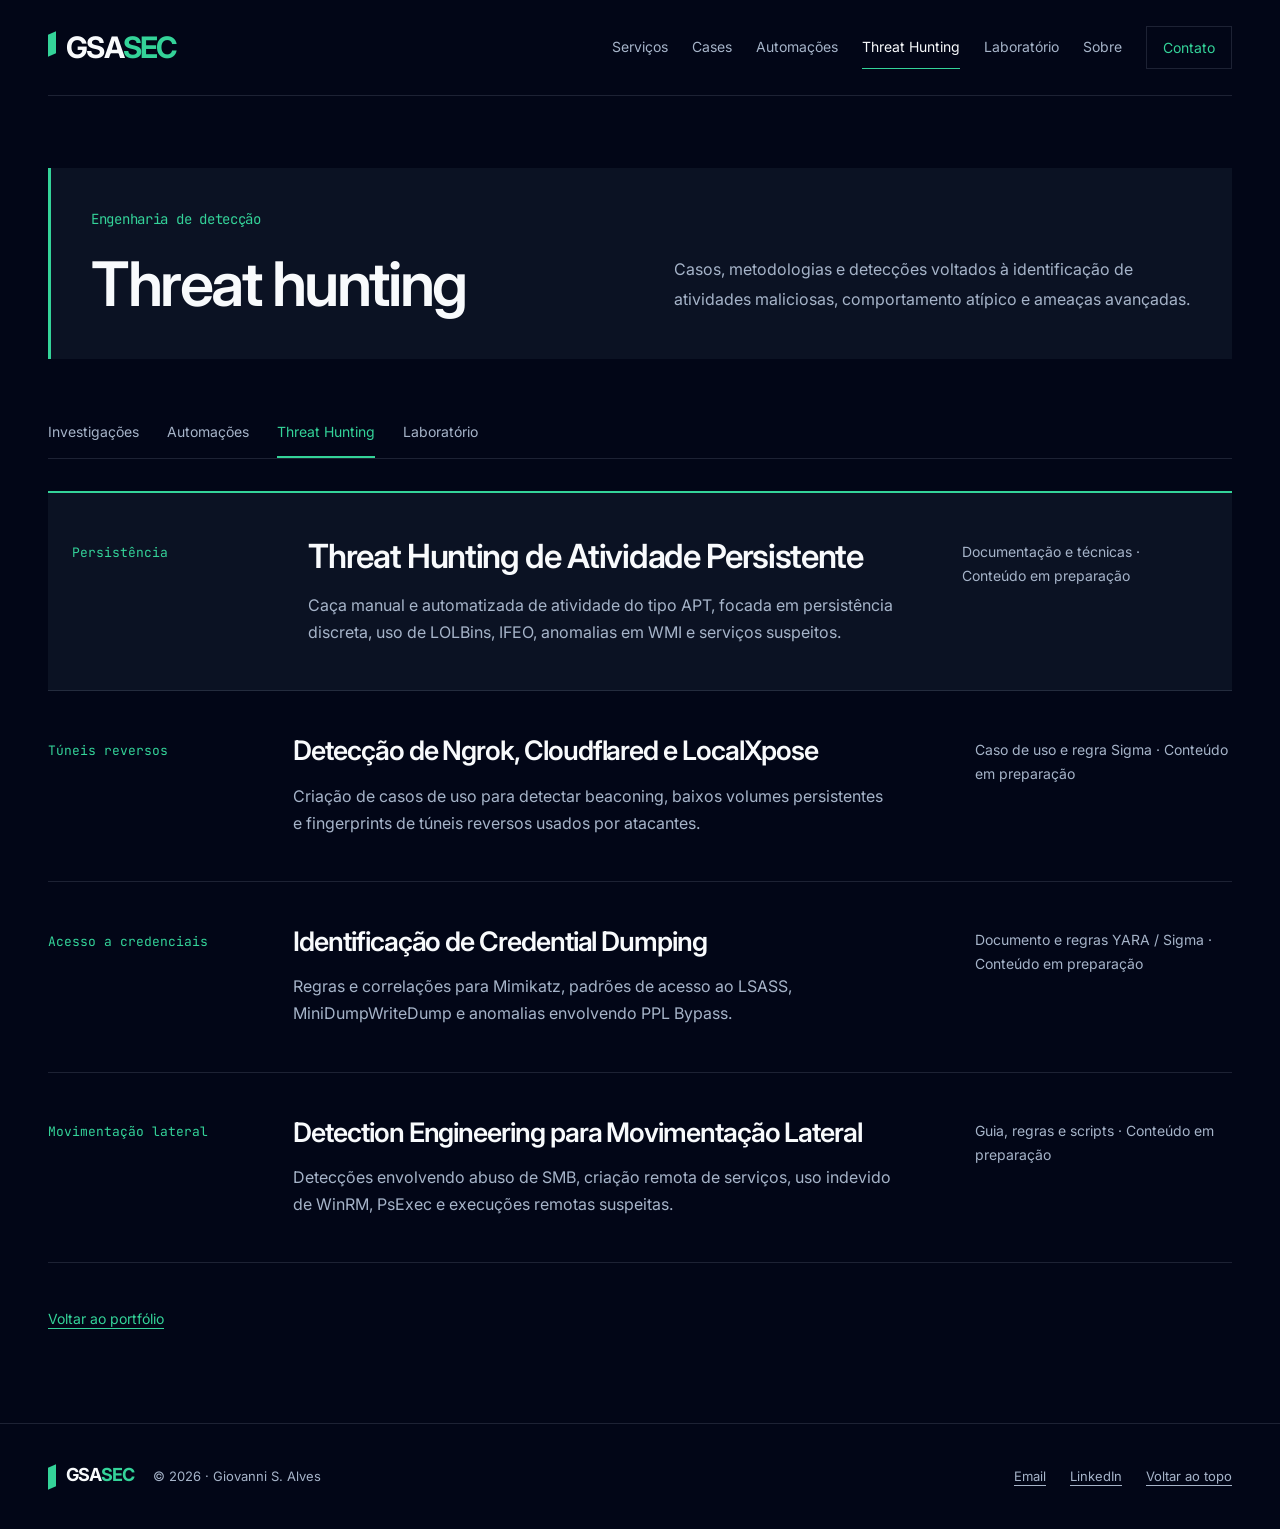
<file: src/projeto_threathunting.html>
<!DOCTYPE html>
<html lang="pt-BR">
<head>
  <meta charset="UTF-8">
  <meta name="viewport" content="width=device-width, initial-scale=1">
  <title>Threat Hunting &amp; Detection | GSASEC</title>
  <meta name="description" content="Estudos de persistência, túneis reversos, credential dumping e movimentação lateral para threat hunting e engenharia de detecção.">
  <meta name="theme-color" content="#020617">
  <link rel="canonical" href="https://gsasec.com.br/src/projeto_threathunting.html">
  <meta property="og:type" content="website">
  <meta property="og:locale" content="pt_BR">
  <meta property="og:site_name" content="GSASEC">
  <meta property="og:title" content="Threat Hunting &amp; Detection | GSASEC">
  <meta property="og:description" content="Estudos de persistência, túneis reversos, credential dumping e movimentação lateral para threat hunting e engenharia de detecção.">
  <meta property="og:url" content="https://gsasec.com.br/src/projeto_threathunting.html">
  <meta property="og:image" content="https://gsasec.com.br/img/og-gsasec.png">
  <meta property="og:image:type" content="image/png">
  <meta property="og:image:width" content="1200">
  <meta property="og:image:height" content="630">
  <meta property="og:image:alt" content="GSASEC — defesa cibernética e consultoria SecOps">
  <meta name="twitter:card" content="summary_large_image">
  <meta name="twitter:title" content="Threat Hunting &amp; Detection | GSASEC">
  <meta name="twitter:description" content="Estudos de persistência, túneis reversos, credential dumping e movimentação lateral para threat hunting e engenharia de detecção.">
  <meta name="twitter:image" content="https://gsasec.com.br/img/og-gsasec.png">
  <meta name="twitter:image:alt" content="GSASEC — defesa cibernética e consultoria SecOps">
  <link rel="icon" href="/favicon.ico" sizes="48x48">
  <link rel="icon" href="../favicon.svg" type="image/svg+xml">
  <link rel="preconnect" href="https://fonts.googleapis.com">
  <link rel="preconnect" href="https://fonts.gstatic.com" crossorigin>
  <link href="https://fonts.googleapis.com/css2?family=JetBrains+Mono:wght@400;700&amp;family=Inter:wght@400;500;600;700&amp;display=swap" rel="stylesheet">
  <link rel="stylesheet" href="../css/site.css?v=20261008-dfir">
  <script src="../js/main.js?v=20261127-2" defer></script>
</head>
<body>
<a class="skip-link" href="#main">Pular para o conteúdo</a>
<header class="site-header" id="top">
  <div class="container header-inner">
    <a class="brand" href="/" aria-label="GSASEC — início"><span>GSA<span class="brand-accent">SEC</span></span></a>
    <button class="menu-toggle" type="button" aria-expanded="false" aria-controls="site-navigation" aria-label="Abrir menu de navegação" hidden>
      <svg viewBox="0 0 24 24" fill="none" stroke="currentColor" stroke-width="2" aria-hidden="true"><path d="M4 6h16M4 12h16M4 18h16"/></svg><span data-menu-label>Menu</span>
    </button>
    <nav class="site-nav" id="site-navigation" aria-label="Navegação principal">
      <a href="/#services">Serviços</a>
      <a href="../src/cases.html">Cases</a>
      <a href="../src/projeto_automacao.html">Automações</a>
      <a href="../src/projeto_threathunting.html" aria-current="page">Threat Hunting</a>
      <a href="../src/projeto_malwarelab.html">Laboratório</a>
      <a href="../src/sobre.html">Sobre</a>
      <a class="nav-contact" href="/#contact">Contato</a>
    </nav>
  </div>
</header>
<main id="main" class="page-main" tabindex="-1">
  <div class="container">
    <div class="page-heading">
      <p class="eyebrow">Engenharia de detecção</p>
      <h1>Threat hunting</h1>
      <p class="lead">Casos, metodologias e detecções voltados à identificação de atividades maliciosas, comportamento atípico e ameaças avançadas.</p>
    </div>
    <nav class="project-nav" aria-label="Áreas do portfólio"><a href="cases.html">Investigações</a>
        <a href="projeto_automacao.html">Automações</a>
        <a href="projeto_threathunting.html" aria-current="page">Threat Hunting</a>
        <a href="projeto_malwarelab.html">Laboratório</a></nav>
    <section id="hunting" class="portfolio-list" aria-label="Estudos de threat hunting">
      <article class="portfolio-entry">
        <p class="entry-type">Persistência</p>
        <div class="entry-body">
          <h2>Threat Hunting de Atividade Persistente</h2>
          <p>Caça manual e automatizada de atividade do tipo APT, focada em persistência discreta, uso de LOLBins, IFEO, anomalias em WMI e serviços suspeitos.</p>
        </div>
        <div class="entry-actions">
          <span class="content-unavailable">Documentação e técnicas · Conteúdo em preparação</span>
        </div>
      </article>
      <article class="portfolio-entry">
        <p class="entry-type">Túneis reversos</p>
        <div class="entry-body">
          <h2>Detecção de Ngrok, Cloudflared e LocalXpose</h2>
          <p>Criação de casos de uso para detectar beaconing, baixos volumes persistentes e fingerprints de túneis reversos usados por atacantes.</p>
        </div>
        <div class="entry-actions">
          <span class="content-unavailable">Caso de uso e regra Sigma · Conteúdo em preparação</span>
        </div>
      </article>
      <article class="portfolio-entry">
        <p class="entry-type">Acesso a credenciais</p>
        <div class="entry-body">
          <h2>Identificação de Credential Dumping</h2>
          <p>Regras e correlações para Mimikatz, padrões de acesso ao LSASS, MiniDumpWriteDump e anomalias envolvendo PPL Bypass.</p>
        </div>
        <div class="entry-actions">
          <span class="content-unavailable">Documento e regras YARA / Sigma · Conteúdo em preparação</span>
        </div>
      </article>
      <article class="portfolio-entry">
        <p class="entry-type">Movimentação lateral</p>
        <div class="entry-body">
          <h2>Detection Engineering para Movimentação Lateral</h2>
          <p>Detecções envolvendo abuso de SMB, criação remota de serviços, uso indevido de WinRM, PsExec e execuções remotas suspeitas.</p>
        </div>
        <div class="entry-actions">
          <span class="content-unavailable">Guia, regras e scripts · Conteúdo em preparação</span>
        </div>
      </article>
    </section>
    <a class="back-link" href="/#projects">Voltar ao portfólio</a>
  </div>
</main>
<footer class="site-footer">
  <div class="container footer-inner">
    <div class="footer-signature">
      <a class="brand" href="/" aria-label="GSASEC — início"><span>GSA<span class="brand-accent">SEC</span></span></a>
      <p class="footer-copy">© 2026 · Giovanni S. Alves</p>
    </div>
    <div class="footer-links">
      <a href="mailto:giovanni33316@gsasec.com.br">Email</a>
      <a href="https://www.linkedin.com/in/giovanni-s-alves/" target="_blank" rel="noopener noreferrer">LinkedIn<span class="sr-only"> (abre em nova aba)</span></a>
      <a href="#top">Voltar ao topo</a>
    </div>
  </div>
</footer>
</body>
</html>
</file>
<file: css/site.css>
/* Shared presentation for the six static pages. */
:root {
  color-scheme: dark;
  --bg: #020617;
  --panel: #0b1223;
  --text: #f8fafc;
  --muted: #a6b4c9;
  --accent: #34d399;
  --blue: #3b82f6;
  --border: rgba(148, 163, 184, .18);
  font-family: Inter, system-ui, -apple-system, BlinkMacSystemFont, "Segoe UI", sans-serif;
}

* { box-sizing: border-box; }
html { scroll-behavior: smooth; scroll-padding-top: 7rem; }
body { margin: 0; background: var(--bg); color: var(--text); line-height: 1.7; }
[hidden] { display: none !important; }

a { color: var(--accent); text-underline-offset: .3em; overflow-wrap: anywhere; }
a:hover { color: #a7f3d0; }
a, button { -webkit-tap-highlight-color: transparent; }
:focus-visible { outline: 2px solid #6ee7b7; outline-offset: 5px; }
button { font: inherit; cursor: pointer; }
img, svg { max-width: 100%; vertical-align: middle; }
img { height: auto; }
h1, h2, h3, p { margin-top: 0; }
h1, h2, h3 { font-weight: 600; line-height: 1.16; letter-spacing: -.04em; overflow-wrap: anywhere; }
h1 { font-size: clamp(2.4rem, 4.8vw, 4.25rem); margin-bottom: 1.5rem; }
h2 { font-size: clamp(1.8rem, 3vw, 2.5rem); }
h3 { font-size: 1.5rem; }
p { margin-bottom: 1.25rem; }

.container { width: min(100% - 5rem, 74rem); margin-inline: auto; }
.accent-text { color: var(--accent); }
.eyebrow {
  margin-bottom: 1.75rem;
  color: var(--muted);
  font-size: .875rem;
  font-family: "JetBrains Mono", monospace;
  letter-spacing: -.02em;
}
.lead { font-size: 1.125rem; line-height: 1.85; color: var(--muted); max-width: 48rem; }
.text-link { display: inline-block; min-height: 44px; padding-block: .55rem; font-size: .9375rem; }
.button {
  display: inline-flex;
  align-items: center;
  justify-content: center;
  min-height: 48px;
  padding: .7rem 1.3rem;
  border: 1px solid var(--accent);
  border-radius: 2px;
  background: var(--accent);
  color: var(--bg);
  text-decoration: none;
  font-size: .9375rem;
  font-weight: 500;
}
.button:hover { background: #a7f3d0; color: var(--bg); }
.button span { margin-left: 1.5rem; font-size: 1.2rem; }
.actions { display: flex; flex-wrap: wrap; align-items: center; gap: .75rem 1.75rem; }
.skip-link {
  position: fixed;
  top: .75rem;
  left: 1rem;
  z-index: 300;
  padding: .65rem 1rem;
  background: var(--text);
  color: var(--bg);
  transform: translateY(-200%);
}
.skip-link:focus { transform: translateY(0); }

/* Brand and navigation */
.site-header {
  position: sticky;
  top: 0;
  z-index: 100;
  background: var(--bg);
}
.header-inner {
  min-height: 6rem;
  display: flex;
  align-items: center;
  justify-content: space-between;
  flex-wrap: wrap;
  gap: 1rem 2rem;
  border-bottom: 1px solid var(--border);
  padding-block: 1rem;
}
.brand {
  display: inline-flex;
  color: var(--text);
  font-size: 1.85rem;
  font-weight: 700;
  letter-spacing: -.065em;
  text-decoration: none;
  line-height: 1;
  padding-block: .6rem;
}
.brand-accent { color: var(--accent); }
.site-nav { display: flex; align-items: center; gap: 1.5rem; }
.site-nav a {
  color: var(--muted);
  font-size: .875rem;
  text-decoration: none;
  border-bottom: 1px solid transparent;
  padding: .55rem 0;
}
.site-nav a:hover, .site-nav a[aria-current="page"] {
  color: var(--text);
  border-bottom-color: var(--accent);
}
.site-nav .nav-contact { color: var(--accent); border: 1px solid var(--border); padding-inline: 1rem; }
.brand::before { content: ""; width: .5rem; height: 1.35rem; background: var(--accent); margin-right: .65rem; transform: skewY(-25deg); }
.menu-toggle {
  display: none;
  align-items: center;
  gap: .65rem;
  min-height: 44px;
  padding: .45rem .6rem;
  background: transparent;
  color: var(--text);
  border: 1px solid var(--border);
  border-radius: 2px;
}
.menu-toggle svg { width: 20px; height: 20px; }

/* Home */
.hero { padding-block: clamp(3rem, 6vw, 5.5rem); border-bottom: 1px solid var(--border); }
.hero-layout {
  display: grid;
  grid-template-columns: minmax(0, 1.2fr) minmax(0, 1fr);
  align-items: center;
  gap: clamp(2rem, 4vw, 4rem);
}
.hero .eyebrow { color: var(--accent); }
.hero h1 {
  font-size: clamp(2.4rem, 4.7vw, 4.5rem);
  font-weight: 600;
  line-height: 1.05;
  letter-spacing: -.05em;
  margin-bottom: 2rem;
}
.hero h1 span { display: block; }
.hero .lead { max-width: 39rem; margin-bottom: 2rem; }
.hero-specialties { margin: 2rem 0 0; color: var(--muted); font-size: .75rem; }
.hero-specialties span { color: var(--accent); margin-inline: .4rem; }
.evidence-figure { margin: 0; color: var(--muted); background: var(--panel); border: 1px solid var(--border); border-top: 2px solid var(--accent); }
.figure-heading { display: flex; flex-wrap: wrap; justify-content: space-between; gap: .5rem; padding: 1.1rem 1.25rem; border-bottom: 1px solid var(--border); font: .65rem "JetBrains Mono", monospace; text-transform: uppercase; letter-spacing: .05em; }
.figure-heading span:first-child { color: var(--accent); }
.evidence-figure svg { display: block; width: 100%; height: auto; }
.evidence-traces { stroke: var(--accent); }
.evidence-nodes { fill: var(--accent); }
.endpoint-box { fill: var(--bg); stroke: var(--accent); }
.diagram-labels { font: 10px "JetBrains Mono", monospace; letter-spacing: 1px; }
.evidence-figure figcaption { border-top: 1px solid var(--border); padding: 1rem 1.25rem; font-size: .75rem; line-height: 1.7; }
.expertise-band { background: var(--panel); border-bottom: 1px solid var(--border); }
.expertise-inner { display: flex; flex-wrap: wrap; align-items: center; justify-content: space-between; gap: 1.5rem 2rem; padding-block: 1.8rem; }
.expertise-inner p { margin: 0; font-size: 1.1rem; }
.expertise-inner p:first-child { font-size: .8125rem; color: var(--muted); }
.expertise-inner strong { color: var(--text); font-weight: 500; }
.expertise-inner p span { display: block; color: var(--muted); font-size: .75rem; }
.expertise-inner .text-link { font-size: .8125rem; }

.section { padding-block: 5.5rem; }
.section-heading {
  display: grid;
  grid-template-columns: minmax(0, 1fr) minmax(0, 1fr);
  align-items: start;
  gap: 1rem 4rem;
  margin-bottom: 3rem;
}
.section-heading .eyebrow { margin-bottom: .75rem; }
.section-heading h2 { margin-bottom: 0; }
.section-heading > p { padding-top: .2rem; max-width: 35rem; }
.service-section { border-top: 1px solid var(--border); }
.service-list { display: grid; grid-template-columns: repeat(2, minmax(0, 1fr)); border-top: 1px solid var(--border); }
.service-row {
  display: flex;
  flex-direction: column;
  gap: 1.5rem;
  padding: 2rem;
  border-bottom: 1px solid var(--border);
}
.service-row:nth-child(odd) { border-right: 1px solid var(--border); padding-left: 0; }
.service-row:first-child { border-left: 3px solid var(--accent); padding-left: 2rem; background: var(--panel); }
.service-row h3 { margin-bottom: 0; max-width: 25rem; font-size: 1.65rem; }
.service-row > div { display: flex; flex-direction: column; align-items: flex-start; flex: 1; }
.service-row .text-link { margin-top: auto; }
.service-row p { color: var(--muted); margin-bottom: .65rem; }
.service-row .text-link { font-size: .875rem; }

.project-section { background: var(--panel); }
.project-section .eyebrow { color: var(--blue); }
.project-list { border-top: 1px solid var(--border); }
.project-row {
  display: grid;
  grid-template-columns: minmax(0, 1fr) minmax(0, 1fr) auto;
  align-items: center;
  gap: 1.5rem 3rem;
  padding-block: 1.75rem;
  border-bottom: 1px solid var(--border);
}
.project-row h3 { font-size: 1.4rem; margin-bottom: 0; }
.project-row { transition: border-color .2s ease; }
.project-row:hover { border-bottom-color: var(--accent); }
.project-row p { color: var(--muted); font-size: .9375rem; margin-bottom: 0; }
.project-row .text-link { white-space: nowrap; font-size: .875rem; }

.contact-section { padding-block: 5.5rem; background: var(--panel); border-top: 3px solid var(--accent); }
.contact-layout { display: grid; grid-template-columns: minmax(0, 1fr) minmax(0, 1fr); gap: 3rem 4rem; }
.contact-layout h2 { margin-bottom: 1.5rem; }
.contact-layout .lead { max-width: 30rem; }
.contact-list { display: grid; gap: 1.5rem; margin: 0; }
.contact-list dt { color: var(--muted); font-size: .8125rem; margin-bottom: .4rem; }
.contact-list dd { margin: 0; }
.contact-list a { display: inline-block; padding-block: .3rem; }
.contact-layout .contact-list { padding-top: .2rem; }
.contact-layout .email-link { font-size: clamp(1rem, 1.7vw, 1.4rem); }

/* Technical publications */
.page-main { padding-block: 4.5rem 5rem; }
.page-heading {
  display: grid;
  grid-template-columns: minmax(0, 1fr) minmax(0, 1fr);
  align-items: end;
  gap: 1rem 4rem;
  margin-bottom: 3rem;
}
.page-heading .eyebrow { grid-column: 1 / -1; margin-bottom: 0; color: var(--accent); }
.page-heading, .about-heading { position: relative; background: var(--panel); border-left: 3px solid var(--accent); padding: 2.5rem; }
.page-heading h1 { margin-bottom: 0; }
.page-heading .lead { margin-bottom: .3rem; font-size: 1rem; }
.project-nav { display: flex; flex-wrap: wrap; gap: .5rem 1.75rem; border-bottom: 1px solid var(--border); margin-bottom: 1rem; }
.project-nav a { display: inline-block; padding-block: .8rem; font-size: .875rem; text-decoration: none; color: var(--muted); border-bottom: 2px solid transparent; }
.project-nav a:hover, .project-nav a[aria-current="page"] { border-bottom-color: var(--accent); color: var(--accent); }
.portfolio-entry {
  display: grid;
  grid-template-columns: minmax(0, .8fr) minmax(0, 2.5fr) minmax(0, 1fr);
  gap: 1.25rem 2.5rem;
  align-items: start;
  padding-block: 2.75rem;
  border-bottom: 1px solid var(--border);
}
.portfolio-entry:first-child { background: var(--panel); padding-inline: 1.5rem; border-top: 2px solid var(--accent); margin-top: 2rem; }
.portfolio-entry:first-child .entry-body h2 { font-size: clamp(1.6rem, 2.6vw, 2.25rem); }
.entry-type { color: var(--accent); font-family: "JetBrains Mono", monospace; font-size: .8125rem; line-height: 1.7; margin: .3rem 0 0; }
.entry-body h2 { font-size: clamp(1.35rem, 2.1vw, 1.75rem); margin-bottom: 1rem; }
.entry-body p { color: var(--muted); max-width: 60ch; margin-bottom: 0; }
.entry-actions { display: flex; flex-direction: column; align-items: flex-start; gap: 1rem; padding-top: .15rem; }
.entry-actions a { display: inline-block; min-height: 44px; padding-block: .3rem; font-size: .875rem; }
.content-unavailable { display: block; color: var(--muted); font-size: .875rem; line-height: 1.7; }
.back-link { display: inline-block; margin-top: 2rem; padding-block: .75rem; font-size: .875rem; }

/* About */
.about-heading { padding-bottom: 2.5rem; border-bottom: 1px solid var(--border); margin-bottom: 3rem; }
.about-heading h1 { margin-bottom: 0; }
.about-heading .eyebrow { color: var(--accent); margin-bottom: 1rem; }
.profile-layout { display: grid; grid-template-columns: minmax(0, 2fr) minmax(0, 1fr); gap: 4.5rem; align-items: start; }
.profile-text p { color: var(--muted); font-size: 1.0625rem; line-height: 1.9; }
.profile-text p:first-child { color: var(--text); font-size: 1.25rem; line-height: 1.8; }
.contact-aside { position: sticky; top: 8rem; border-left: 1px solid var(--border); padding-left: 2rem; }
.contact-aside h2 { font-size: 1.25rem; margin-bottom: 1.75rem; }
.contact-aside .contact-list a { font-size: .875rem; }
.cert-section { margin-top: 3rem; padding-top: 2rem; border-top: 1px solid var(--border); }
.cert-section h2 { font-size: 1.5rem; margin-bottom: 1.5rem; }
.cert-grid { list-style: none; padding: 0; display: grid; grid-template-columns: repeat(3, minmax(0, 1fr)); gap: 1.5rem; margin: 0 0 2rem; }
.cert-grid li { display: flex; align-items: center; gap: .75rem; font-size: .8125rem; }
.cert-grid img { width: 64px; height: 64px; object-fit: contain; }
.cert-grid li { border-bottom: 1px solid var(--border); padding-bottom: 1rem; }
.expertise { font-size: .875rem; color: var(--muted); }

.site-footer { border-top: 1px solid var(--border); padding-block: 2rem; }
.footer-inner { display: flex; justify-content: space-between; align-items: center; gap: 1rem 3rem; flex-wrap: wrap; }
.footer-signature { display: flex; align-items: center; gap: 1.25rem; flex-wrap: wrap; }
.footer-signature .brand { font-size: 1.125rem; }
.footer-copy { margin: 0; font-size: .8125rem; color: var(--muted); }
.footer-links { display: flex; flex-wrap: wrap; gap: 1.5rem; }
.footer-links a { padding-block: .6rem; font-size: .8125rem; color: var(--muted); }
.footer-links a:hover { color: var(--accent); }
.sr-only { position: absolute; width: 1px; height: 1px; padding: 0; margin: -1px; overflow: hidden; clip-path: inset(50%); white-space: nowrap; border: 0; }

/* Investigation feature and technical approach */
.investigation-layout { display: grid; grid-template-columns: minmax(0, 1.1fr) minmax(0, 1fr); gap: clamp(2rem, 7vw, 6rem); align-items: center; }
.case-intro .eyebrow { color: var(--accent); }
.case-intro h2 { font-size: clamp(2rem, 3.4vw, 3rem); }
.case-intro > .text-link { display: block; width: fit-content; margin-top: 1rem; }
.case-file { position: relative; border: 1px solid var(--border); background: var(--panel); padding: 2rem; box-shadow: 10px 10px 0 var(--bg), 11px 11px 0 var(--border); }
.file-tab { color: var(--accent); font: .7rem "JetBrains Mono", monospace; text-transform: uppercase; letter-spacing: .03em; border-bottom: 1px solid var(--border); padding-bottom: 1.2rem; margin-bottom: 1.5rem; }
.case-classification { color: var(--muted); font-size: .75rem; margin-bottom: .5rem; }
.case-file h3 { font-size: 3rem; letter-spacing: -.06em; margin-bottom: 1.8rem; }
.case-findings { margin: 0; }
.case-findings > div { border-top: 1px solid var(--border); padding-block: 1rem; display: grid; grid-template-columns: 7rem minmax(0, 1fr); gap: 1rem; }
.case-findings dt { font-size: .75rem; color: var(--accent); }
.case-findings dd { margin: 0; font-size: .8125rem; color: var(--muted); }
.file-footer { display: flex; justify-content: space-between; gap: 1rem; margin-top: 1rem; padding-top: 1rem; border-top: 1px solid var(--border); font: .65rem "JetBrains Mono", monospace; color: var(--muted); }
.approach-section { border-top: 1px solid var(--border); }
.approach-list { display: grid; grid-template-columns: repeat(4, minmax(0, 1fr)); gap: 2rem; list-style: none; padding: 0; margin: 0; }
.approach-list li { border-top: 1px solid var(--accent); padding-top: 1.5rem; }
.step-number { display: block; font: .8rem "JetBrains Mono", monospace; color: var(--accent); margin-bottom: 2rem; }
.approach-list h3 { font-size: 1.15rem; letter-spacing: -.025em; }
.approach-list p { font-size: .875rem; color: var(--muted); margin: 0; }

/* Keep this breakpoint aligned with main.js. */
@media (max-width: 70rem) {
  .menu-toggle:not([hidden]) { display: inline-flex; }
  .site-nav { width: 100%; display: grid; grid-template-columns: repeat(2, minmax(0, 1fr)); gap: .25rem 1.25rem; padding-top: .75rem; max-height: 65svh; overflow-y: auto; }
  .site-nav a { min-height: 44px; padding: .6rem 0; }
  .hero-layout { grid-template-columns: minmax(0, 1.15fr) minmax(0, 1fr); gap: 2rem; }
  .hero h1 { font-size: clamp(2.1rem, 4.6vw, 3.5rem); }
  .portfolio-entry { grid-template-columns: minmax(0, .7fr) minmax(0, 2fr); }
  .entry-actions { grid-column: 2; flex-direction: row; flex-wrap: wrap; align-items: baseline; }
  .profile-layout { gap: 2rem; }
  .cert-grid { grid-template-columns: repeat(2, minmax(0, 1fr)); }
  .approach-list { grid-template-columns: repeat(2, minmax(0, 1fr)); }
}
@media (max-width: 48rem) {
  .container { width: min(100% - 2.5rem, 74rem); }
  .header-inner { min-height: 5rem; padding-block: .65rem; }
  .hero { padding-block: 3rem; }
  .hero-layout, .section-heading, .service-list, .contact-layout, .page-heading, .profile-layout, .investigation-layout { grid-template-columns: minmax(0, 1fr); }
  .hero h1 { font-size: clamp(2rem, 7vw, 3.4rem); }
  .hero .eyebrow { margin-bottom: 1.5rem; }
  .hero-layout { gap: 3rem; }
  .evidence-figure { width: 100%; max-width: 32rem; margin-inline: auto; }
  .hero .eyebrow { font-size: .7rem; }
  .expertise-inner { display: grid; grid-template-columns: repeat(2, minmax(0, 1fr)); gap: 1rem; }
  .expertise-inner p:first-child, .expertise-inner > a { grid-column: 1 / -1; }
  .section { padding-block: 3rem; }
  .section-heading { gap: 1rem; margin-bottom: 2rem; }
  .section-heading > p { margin-bottom: 0; }
  .service-row, .service-row:nth-child(odd) { gap: 1rem; padding: 1.75rem 0; border-right: 0; }
  .service-row:first-child { padding-inline: 1.25rem; }
  .service-row h3 { max-width: none; font-size: 1.4rem; }
  .project-row { grid-template-columns: minmax(0, 1fr) auto; gap: .65rem 1.5rem; align-items: start; }
  .project-row p { grid-row: 2; }
  .project-row .text-link { grid-row: 1 / 3; grid-column: 2; }
  .contact-section { padding-block: 3.5rem; }
  .contact-layout { gap: 1.5rem; }
  .page-main { padding-block: 3rem; }
  .page-heading { gap: 1rem; margin-bottom: 2rem; }
  .page-heading h1 { font-size: clamp(2rem, 7vw, 3.25rem); }
  .portfolio-entry { grid-template-columns: minmax(0, 1fr); gap: 1rem; padding-block: 2rem; }
  .entry-actions { grid-column: 1; padding-top: 0; }
  .contact-aside { position: static; border-left: 0; border-top: 1px solid var(--border); padding: 2rem 0 0; }
  .profile-text p:first-child { font-size: 1.125rem; }
  .about-heading { padding-bottom: 2rem; margin-bottom: 2rem; }
  .page-heading, .about-heading { padding: 1.5rem; }
  .case-file { padding: 1.5rem; margin-right: 11px; }
  .case-findings > div { grid-template-columns: minmax(0, 1fr); gap: .35rem; }
  .footer-inner { align-items: flex-start; flex-direction: column; gap: 1rem; }
}
@media (max-width: 25rem) {
  .container { width: calc(100% - 2rem); }
  .site-nav { grid-template-columns: minmax(0, 1fr); }
  .project-row { grid-template-columns: minmax(0, 1fr); }
  .project-row p, .project-row .text-link { grid-column: 1; grid-row: auto; }
  .hero h1 { font-size: 2rem; }
  .actions { gap: .5rem 1.5rem; }
  .cert-grid { gap: 1rem; }
  .cert-grid li { flex-direction: column; align-items: flex-start; }
  .approach-list { grid-template-columns: minmax(0, 1fr); }
  .step-number { margin-bottom: 1rem; }
}
@media (prefers-reduced-motion: reduce) {
  html { scroll-behavior: auto; }
  .project-row { transition: none; }
}
</file>
